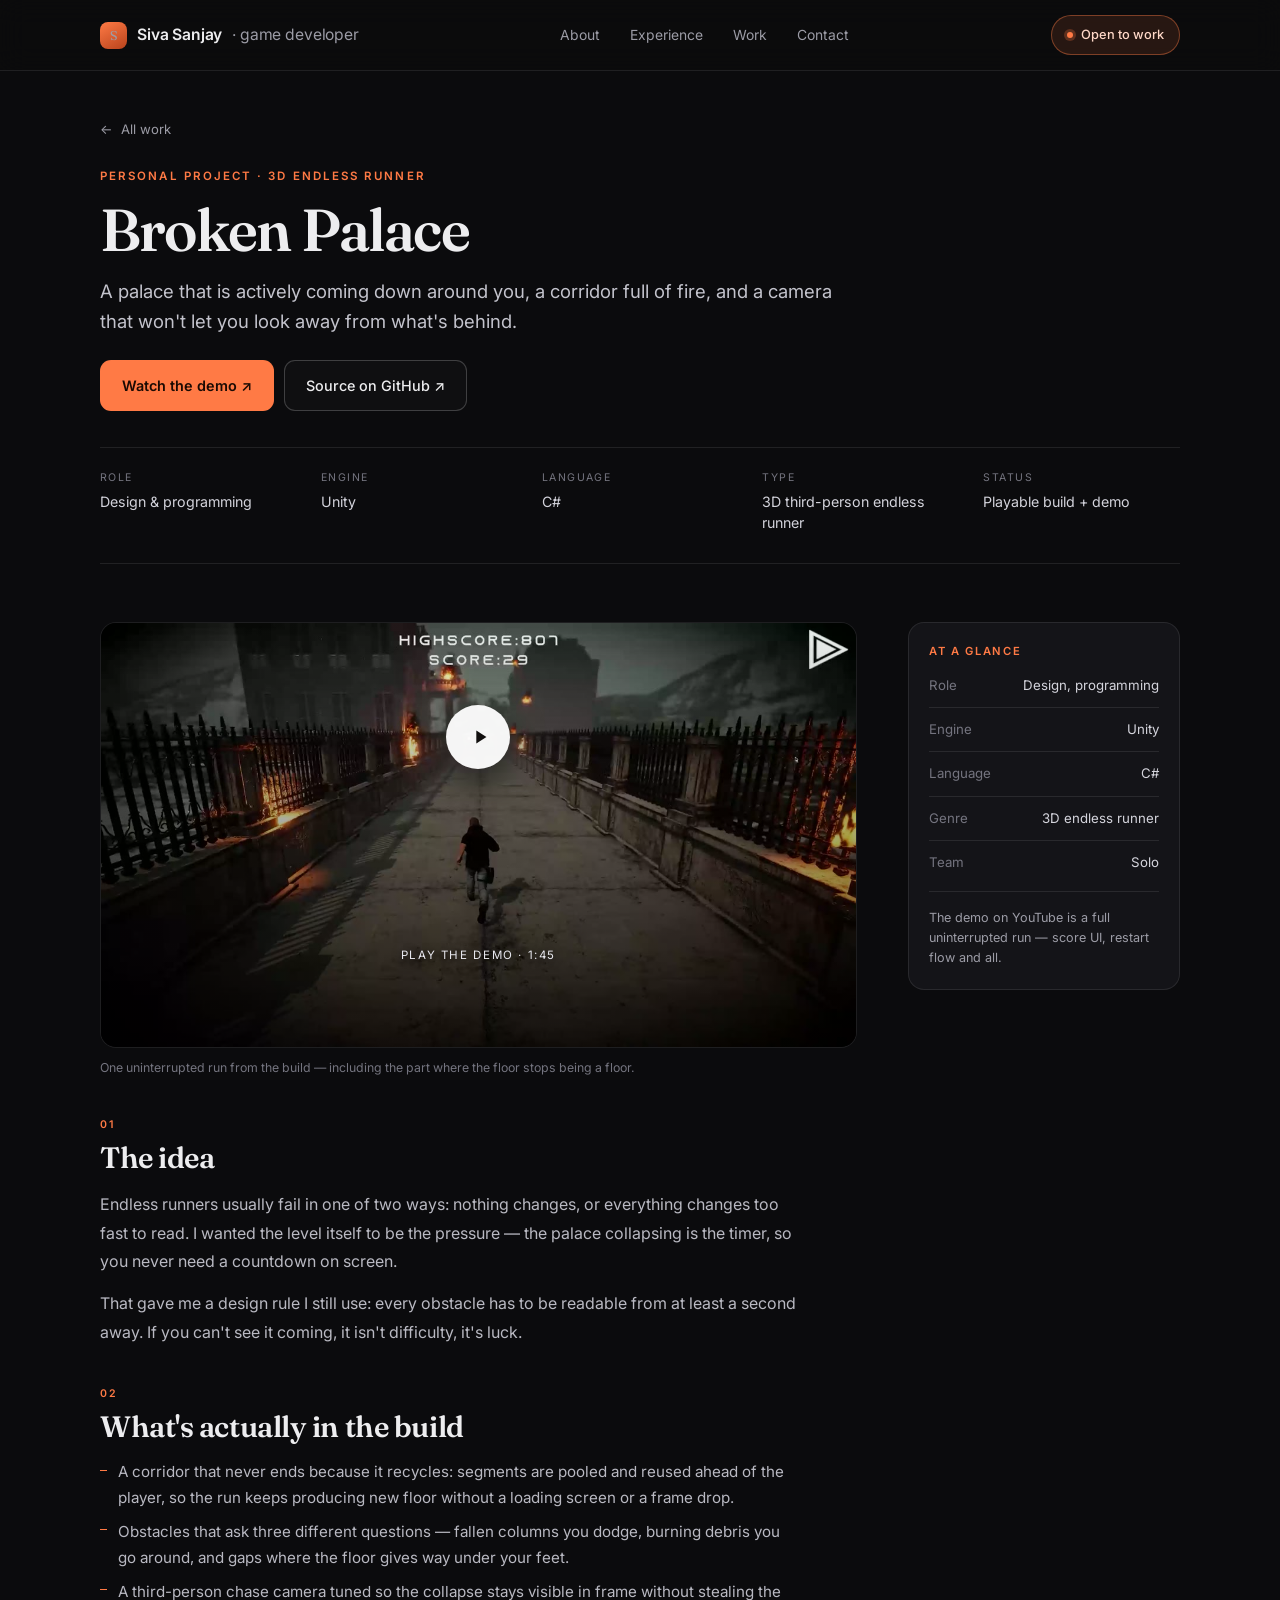
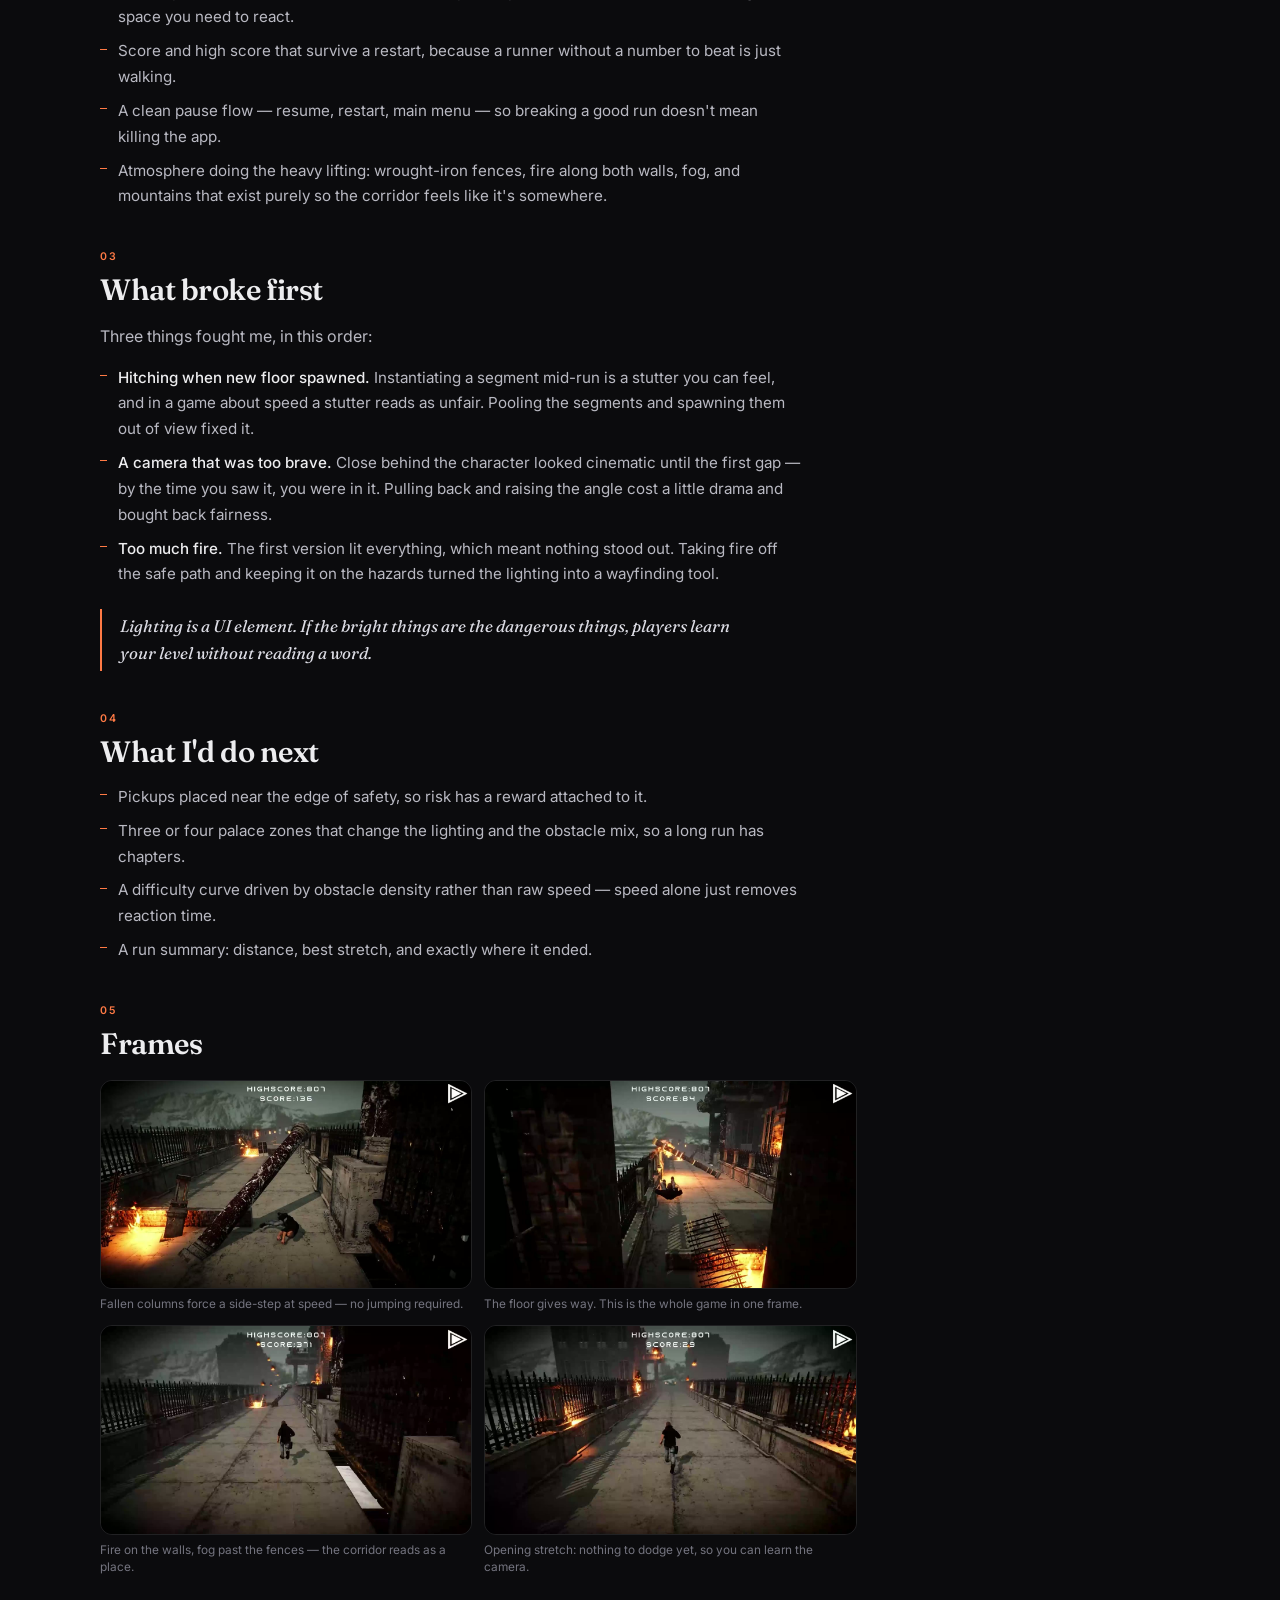
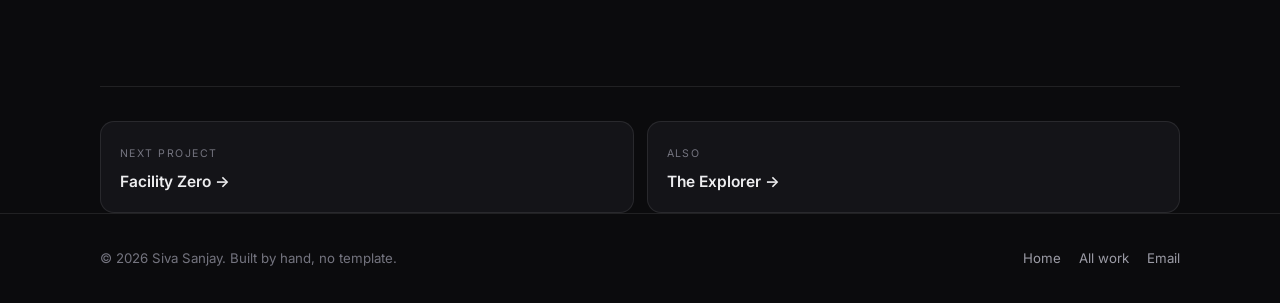
<file: projects/broken-palace/index.html>
<!DOCTYPE html>
<html lang="en">
<head>
  <meta charset="utf-8">
  <meta name="viewport" content="width=device-width, initial-scale=1">
  <meta name="theme-color" content="#0b0b0d">
  <title>Broken Palace — a 3D endless runner built in Unity | Siva Sanjay</title>
  <meta name="description" content="Case study: Broken Palace, a 3D third-person endless runner in Unity and C# — collapsing palace corridors, pooled level segments, and a chase camera that keeps the fear readable.">
  <link rel="canonical" href="https://sivasanjayt.github.io/sivasanjay/projects/broken-palace/">
  <meta property="og:type" content="article">
  <meta property="og:title" content="Broken Palace — a 3D endless runner built in Unity">
  <meta property="og:description" content="A palace that collapses under you while you run. Built in Unity and C#.">
  <meta property="og:image" content="https://sivasanjayt.github.io/sivasanjay/images/posters/broken-palace.jpg">
  <meta name="twitter:card" content="summary_large_image">
  <link rel="icon" href="../../favicon.svg" type="image/svg+xml">
  <link rel="preconnect" href="https://fonts.googleapis.com">
  <link rel="preconnect" href="https://fonts.gstatic.com" crossorigin>
  <link href="https://fonts.googleapis.com/css2?family=Fraunces:ital,opsz,wght@0,9..144,400;0,9..144,600;1,9..144,400&family=Inter:wght@400;500;600&display=swap" rel="stylesheet">
  <link rel="stylesheet" href="../../style.css">
  <link rel="stylesheet" href="../../project.css">
  <noscript><style>[data-reveal]{opacity:1;transform:none}</style></noscript>
</head>
<body>
  <a class="skip-link" href="#main">Skip to content</a>

  <header class="site-header">
    <div class="wrap">
      <nav class="nav" aria-label="Main">
        <a class="brand" href="../../index.html">
          <span class="brand-mark" aria-hidden="true">S</span>
          Siva Sanjay <span>· game developer</span>
        </a>

        <ul class="nav-links" id="nav-links">
          <li><a href="../../index.html#about">About</a></li>
          <li><a href="../../index.html#experience">Experience</a></li>
          <li><a href="../../index.html#work">Work</a></li>
          <li><a href="../../index.html#contact">Contact</a></li>
        </ul>

        <a class="nav-cta" href="mailto:tsivasanjay@gmail.com?subject=Hello%20Siva">
          <span class="dot" aria-hidden="true"></span> Open to work
        </a>

        <button class="nav-toggle" type="button" aria-label="Menu" aria-expanded="false" aria-controls="nav-links">
          <span class="bar" aria-hidden="true"></span>
          <span class="bar" aria-hidden="true"></span>
          <span class="bar" aria-hidden="true"></span>
        </button>
      </nav>
    </div>
  </header>

  <main id="main">
    <div class="wrap">
      <header class="case-hero">
        <a class="back-link" href="../../index.html#work"><span class="arrow" aria-hidden="true">←</span> All work</a>
        <span class="eyebrow">Personal project · 3D endless runner</span>
        <h1 class="case-title">Broken Palace</h1>
        <p class="case-logline">
          A palace that is actively coming down around you, a corridor full of fire, and a camera
          that won't let you look away from what's behind.
        </p>

        <div class="case-actions">
          <a class="btn btn-primary" href="https://www.youtube.com/watch?v=nbySOXS1XUM" target="_blank" rel="noopener">Watch the demo ↗</a>
          <a class="btn btn-ghost" href="https://github.com/SivaSanjayT/3D_Endless_Runner" target="_blank" rel="noopener">Source on GitHub ↗</a>
        </div>

        <dl class="meta-strip">
          <div><dt>Role</dt><dd>Design &amp; programming</dd></div>
          <div><dt>Engine</dt><dd>Unity</dd></div>
          <div><dt>Language</dt><dd>C#</dd></div>
          <div><dt>Type</dt><dd>3D third-person endless runner</dd></div>
          <div><dt>Status</dt><dd>Playable build + demo</dd></div>
        </dl>
      </header>

      <div class="case-body">
        <div class="case-layout">
          <div class="case-main">
            <div class="video-frame" data-video-frame>
              <video preload="none" poster="../../images/posters/broken-palace.jpg" playsinline>
                <source src="../../videos/broken-palace.mp4" type="video/mp4">
              </video>
              <button class="play-button" type="button" aria-label="Play the gameplay demo">
                <span class="disc"><svg viewBox="0 0 24 24" aria-hidden="true"><path d="M8 5v14l11-7z"/></svg></span>
                <span class="label">Play the demo · 1:45</span>
              </button>
            </div>
            <p class="video-caption">
              One uninterrupted run from the build — including the part where the floor stops
              being a floor.
            </p>

            <section class="case-section">
              <h2><span class="num">01</span>The idea</h2>
              <p>
                Endless runners usually fail in one of two ways: nothing changes, or everything
                changes too fast to read. I wanted the level itself to be the pressure — the palace
                collapsing is the timer, so you never need a countdown on screen.
              </p>
              <p>
                That gave me a design rule I still use: every obstacle has to be readable from at
                least a second away. If you can't see it coming, it isn't difficulty, it's luck.
              </p>
            </section>

            <section class="case-section">
              <h2><span class="num">02</span>What's actually in the build</h2>
              <ul>
                <li>A corridor that never ends because it recycles: segments are pooled and reused
                  ahead of the player, so the run keeps producing new floor without a loading
                  screen or a frame drop.</li>
                <li>Obstacles that ask three different questions — fallen columns you dodge, burning
                  debris you go around, and gaps where the floor gives way under your feet.</li>
                <li>A third-person chase camera tuned so the collapse stays visible in frame without
                  stealing the space you need to react.</li>
                <li>Score and high score that survive a restart, because a runner without a number
                  to beat is just walking.</li>
                <li>A clean pause flow — resume, restart, main menu — so breaking a good run doesn't
                  mean killing the app.</li>
                <li>Atmosphere doing the heavy lifting: wrought-iron fences, fire along both walls,
                  fog, and mountains that exist purely so the corridor feels like it's somewhere.</li>
              </ul>
            </section>

            <section class="case-section">
              <h2><span class="num">03</span>What broke first</h2>
              <!-- VERIFY: same deal — replace with your real three if these aren't the ones. -->
              <p>Three things fought me, in this order:</p>
              <ul>
                <li><strong>Hitching when new floor spawned.</strong> Instantiating a segment mid-run
                  is a stutter you can feel, and in a game about speed a stutter reads as unfair.
                  Pooling the segments and spawning them out of view fixed it.</li>
                <li><strong>A camera that was too brave.</strong> Close behind the character looked
                  cinematic until the first gap — by the time you saw it, you were in it. Pulling
                  back and raising the angle cost a little drama and bought back fairness.</li>
                <li><strong>Too much fire.</strong> The first version lit everything, which meant
                  nothing stood out. Taking fire off the safe path and keeping it on the hazards
                  turned the lighting into a wayfinding tool.</li>
              </ul>
              <blockquote class="pull-quote">
                Lighting is a UI element. If the bright things are the dangerous things, players
                learn your level without reading a word.
              </blockquote>
            </section>

            <section class="case-section">
              <h2><span class="num">04</span>What I'd do next</h2>
              <ul>
                <li>Pickups placed near the edge of safety, so risk has a reward attached to it.</li>
                <li>Three or four palace zones that change the lighting and the obstacle mix, so a
                  long run has chapters.</li>
                <li>A difficulty curve driven by obstacle density rather than raw speed — speed alone
                  just removes reaction time.</li>
                <li>A run summary: distance, best stretch, and exactly where it ended.</li>
              </ul>
            </section>

            <section class="case-section">
              <h2><span class="num">05</span>Frames</h2>
              <div class="gallery">
                <figure>
                  <img src="../../images/screenshots/broken-palace-2.jpg" alt="A fallen granite column blocking a palace walkway" loading="lazy" width="1280" height="720">
                  <figcaption>Fallen columns force a side-step at speed — no jumping required.</figcaption>
                </figure>
                <figure>
                  <img src="../../images/screenshots/broken-palace-3.jpg" alt="The walkway collapsing into fire beneath the runner" loading="lazy" width="1280" height="720">
                  <figcaption>The floor gives way. This is the whole game in one frame.</figcaption>
                </figure>
                <figure>
                  <img src="../../images/screenshots/broken-palace-4.jpg" alt="The runner sprinting down a burning corridor with fire on both sides" loading="lazy" width="1280" height="720">
                  <figcaption>Fire on the walls, fog past the fences — the corridor reads as a place.</figcaption>
                </figure>
                <figure>
                  <img src="../../images/posters/broken-palace.jpg" alt="The start of the bridge with wrought-iron fences and fire on both sides" loading="lazy" width="1280" height="720">
                  <figcaption>Opening stretch: nothing to dodge yet, so you can learn the camera.</figcaption>
                </figure>
              </div>
            </section>
          </div>

          <aside class="case-aside">
            <h3>At a glance</h3>
            <dl class="spec-list">
              <div><dt>Role</dt><dd>Design, programming</dd></div>
              <div><dt>Engine</dt><dd>Unity</dd></div>
              <div><dt>Language</dt><dd>C#</dd></div>
              <div><dt>Genre</dt><dd>3D endless runner</dd></div>
              <div><dt>Team</dt><dd>Solo</dd></div>
            </dl>
            <p class="aside-note">
              The demo on YouTube is a full uninterrupted run — score UI, restart flow and all.
            </p>
          </aside>
        </div>
      </div>

      <nav class="next-nav" aria-label="More projects">
        <a class="next-card" href="../facility-zero/index.html"><span class="label">Next project</span><b>Facility Zero →</b></a>
        <a class="next-card" href="../the-explorer/index.html"><span class="label">Also</span><b>The Explorer →</b></a>
      </nav>
    </div>
  </main>

  <footer class="site-footer">
    <div class="wrap footer-inner">
      <p>&copy; <span data-year>2026</span> Siva Sanjay. Built by hand, no template.</p>
      <div class="footer-links">
        <a href="../../index.html">Home</a>
        <a href="../../index.html#work">All work</a>
        <a href="mailto:tsivasanjay@gmail.com">Email</a>
      </div>
    </div>
  </footer>

  <script src="../../script.js"></script>
</body>
</html>
</file>
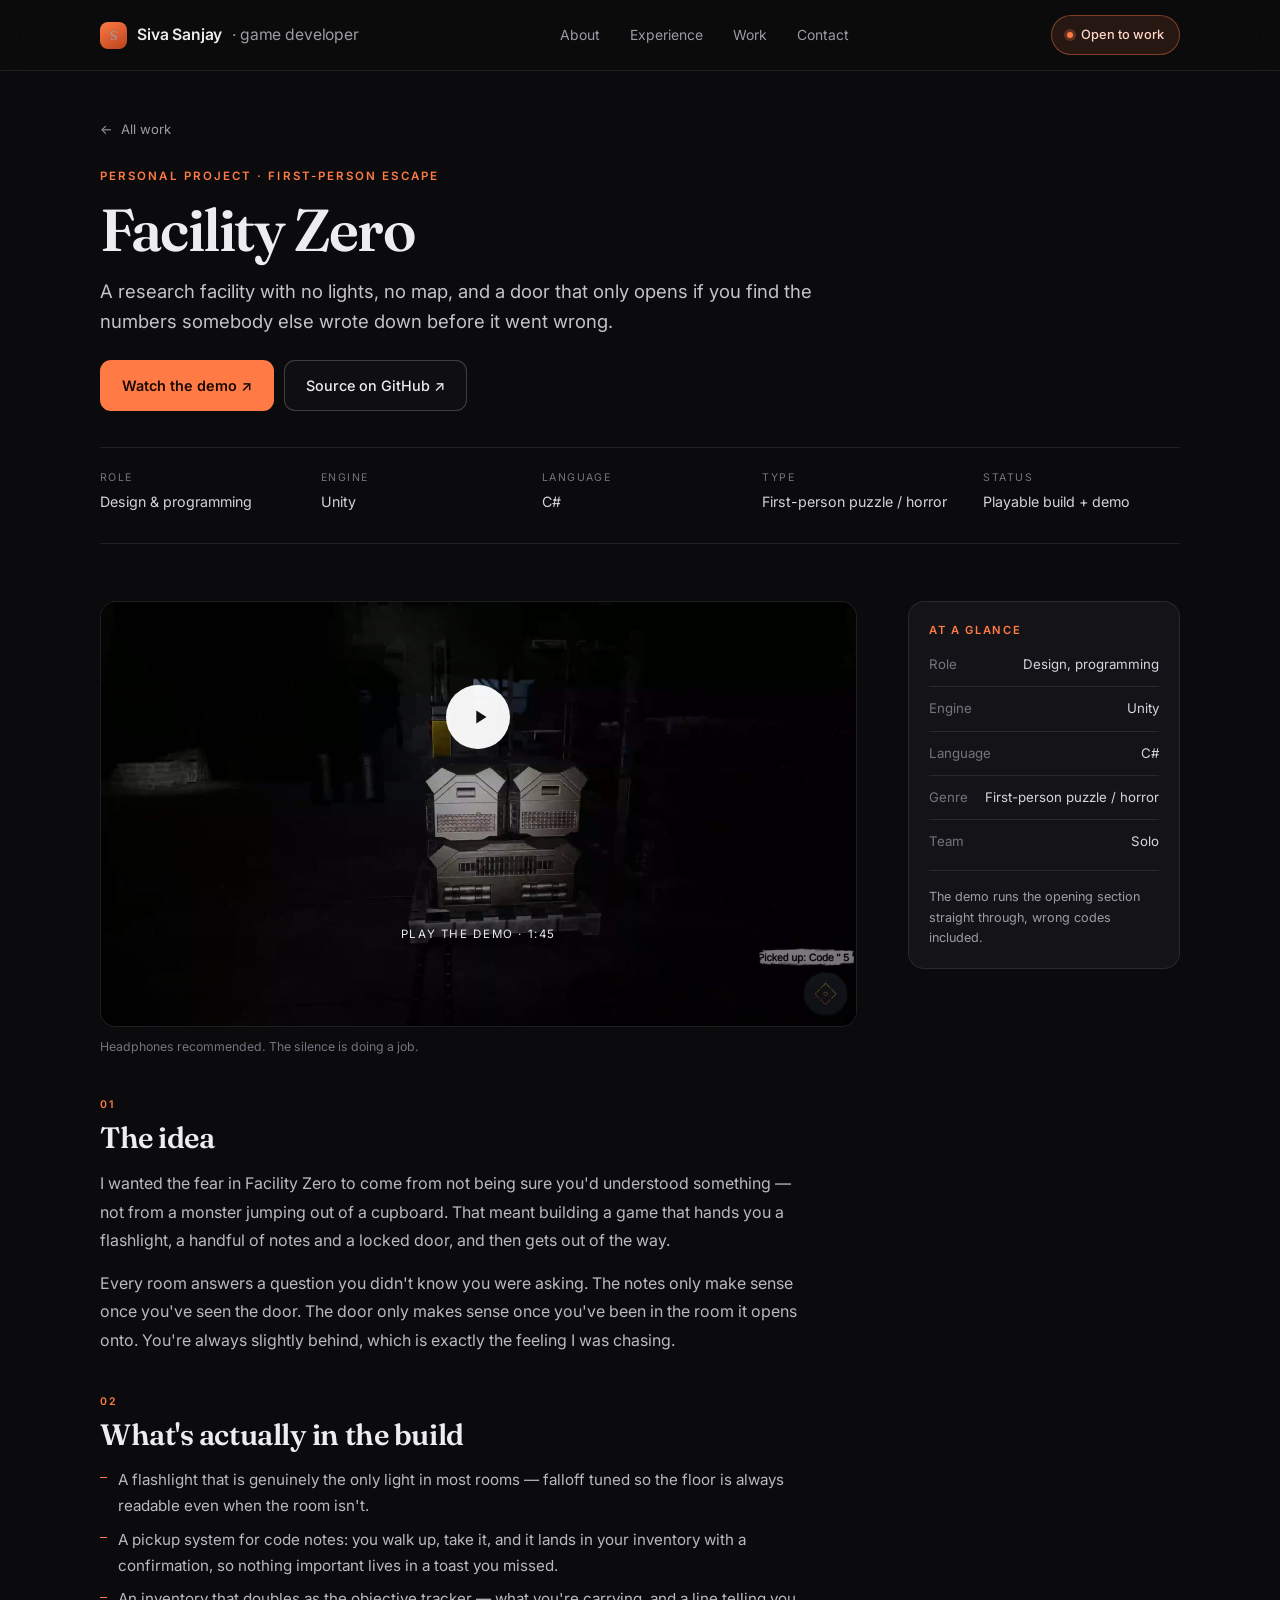
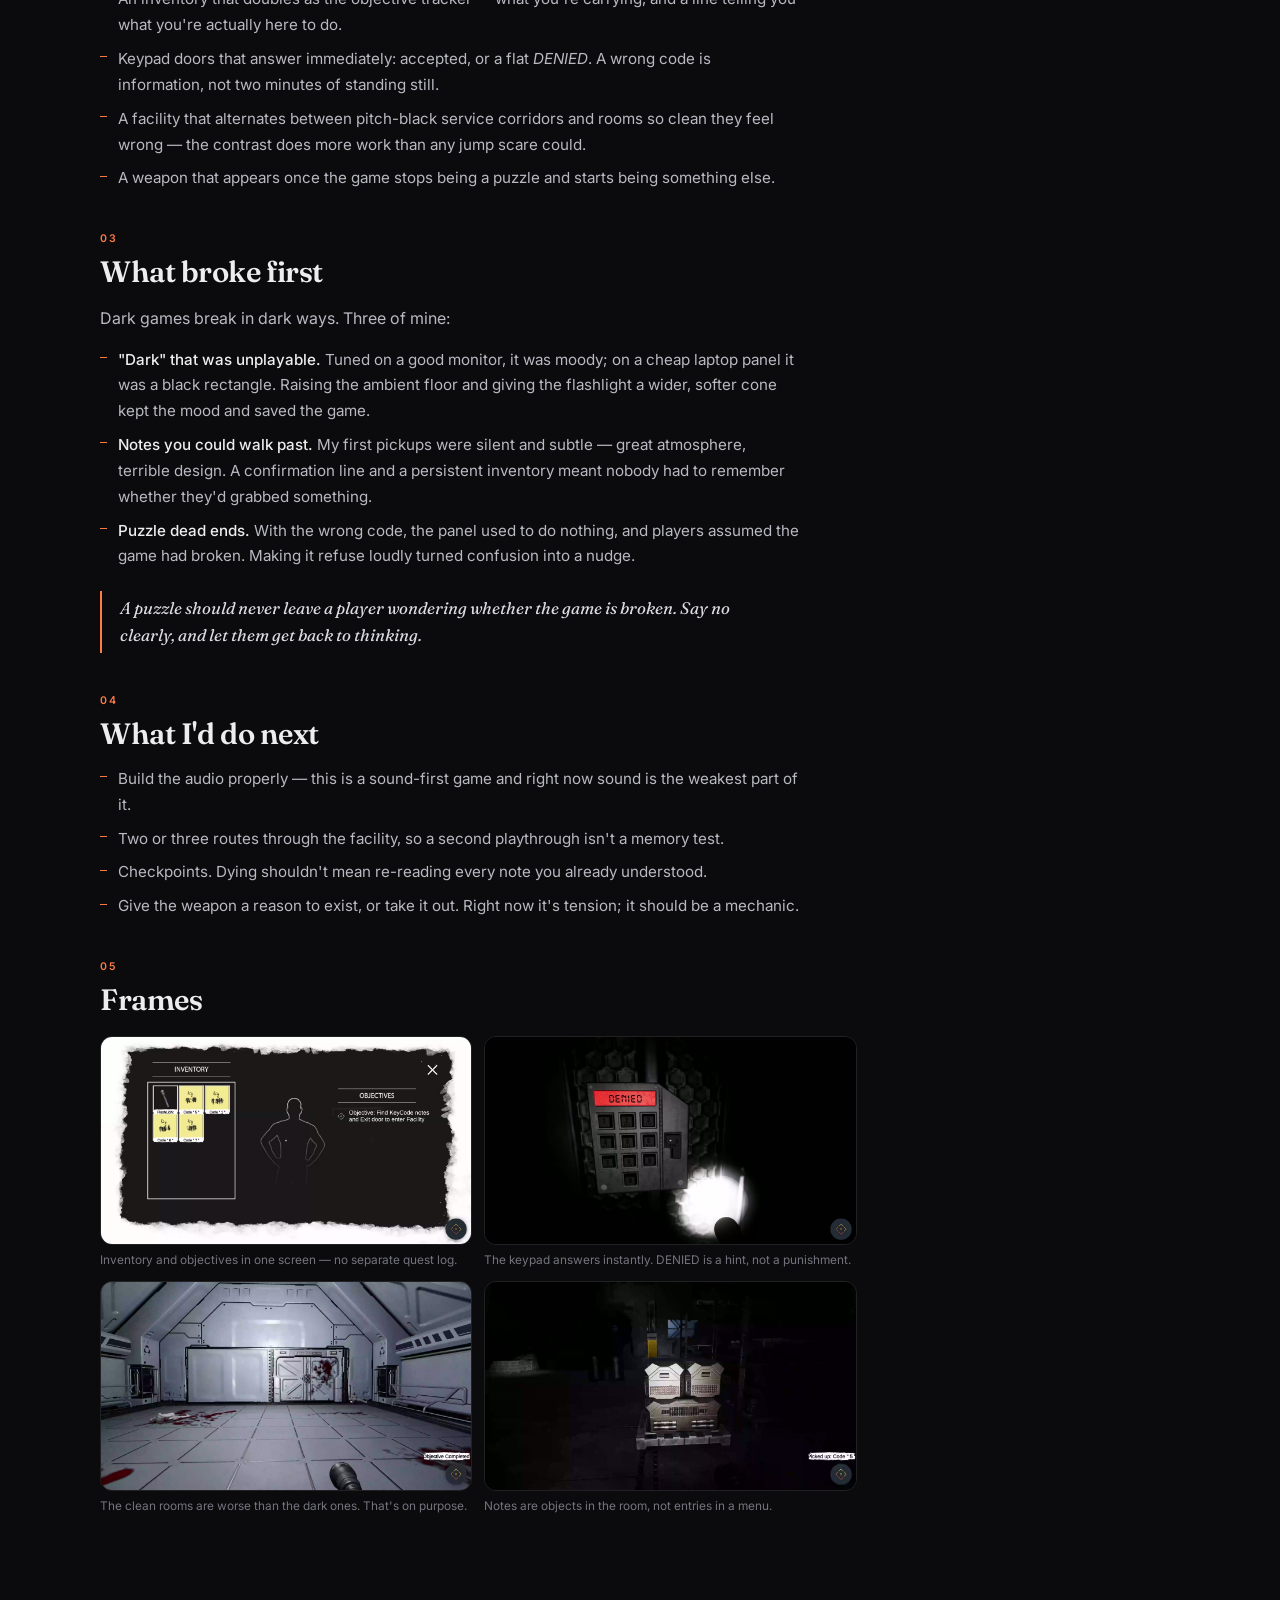
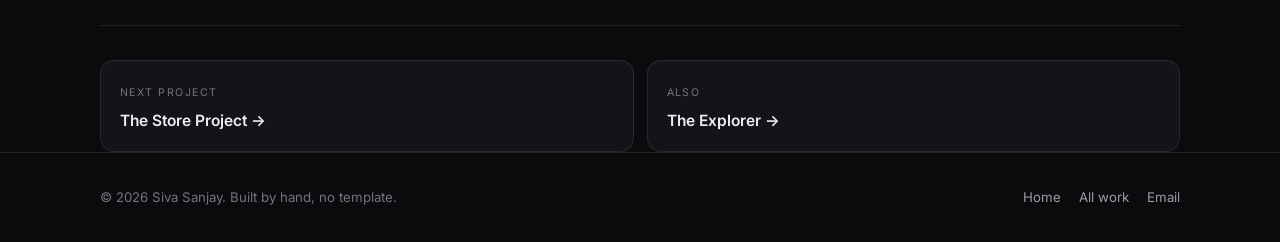
<file: projects/facility-zero/index.html>
<!DOCTYPE html>
<html lang="en">
<head>
  <meta charset="utf-8">
  <meta name="viewport" content="width=device-width, initial-scale=1">
  <meta name="theme-color" content="#0b0b0d">
  <title>Facility Zero — a first-person escape game in Unity | Siva Sanjay</title>
  <meta name="description" content="Case study: Facility Zero, a first-person puzzle-horror escape game in Unity and C# — flashlight lighting, code-note picking, an inventory and objective system, and keypad doors.">
  <link rel="canonical" href="https://sivasanjayt.github.io/sivasanjay/projects/facility-zero/">
  <meta property="og:type" content="article">
  <meta property="og:title" content="Facility Zero — a first-person escape game in Unity">
  <meta property="og:description" content="Find the codes, keep the flashlight on, get out. Built in Unity and C#.">
  <meta property="og:image" content="https://sivasanjayt.github.io/sivasanjay/images/posters/facility-zero.jpg">
  <meta name="twitter:card" content="summary_large_image">
  <link rel="icon" href="../../favicon.svg" type="image/svg+xml">
  <link rel="preconnect" href="https://fonts.googleapis.com">
  <link rel="preconnect" href="https://fonts.gstatic.com" crossorigin>
  <link href="https://fonts.googleapis.com/css2?family=Fraunces:ital,opsz,wght@0,9..144,400;0,9..144,600;1,9..144,400&family=Inter:wght@400;500;600&display=swap" rel="stylesheet">
  <link rel="stylesheet" href="../../style.css">
  <link rel="stylesheet" href="../../project.css">
  <noscript><style>[data-reveal]{opacity:1;transform:none}</style></noscript>
</head>
<body>
  <a class="skip-link" href="#main">Skip to content</a>

  <header class="site-header">
    <div class="wrap">
      <nav class="nav" aria-label="Main">
        <a class="brand" href="../../index.html">
          <span class="brand-mark" aria-hidden="true">S</span>
          Siva Sanjay <span>· game developer</span>
        </a>

        <ul class="nav-links" id="nav-links">
          <li><a href="../../index.html#about">About</a></li>
          <li><a href="../../index.html#experience">Experience</a></li>
          <li><a href="../../index.html#work">Work</a></li>
          <li><a href="../../index.html#contact">Contact</a></li>
        </ul>

        <a class="nav-cta" href="mailto:tsivasanjay@gmail.com?subject=Hello%20Siva">
          <span class="dot" aria-hidden="true"></span> Open to work
        </a>

        <button class="nav-toggle" type="button" aria-label="Menu" aria-expanded="false" aria-controls="nav-links">
          <span class="bar" aria-hidden="true"></span>
          <span class="bar" aria-hidden="true"></span>
          <span class="bar" aria-hidden="true"></span>
        </button>
      </nav>
    </div>
  </header>

  <main id="main">
    <div class="wrap">
      <header class="case-hero">
        <a class="back-link" href="../../index.html#work"><span class="arrow" aria-hidden="true">←</span> All work</a>
        <span class="eyebrow">Personal project · first-person escape</span>
        <h1 class="case-title">Facility Zero</h1>
        <p class="case-logline">
          A research facility with no lights, no map, and a door that only opens if you find the
          numbers somebody else wrote down before it went wrong.
        </p>

        <div class="case-actions">
          <a class="btn btn-primary" href="https://www.youtube.com/watch?v=y6Q-Pk1pF6A" target="_blank" rel="noopener">Watch the demo ↗</a>
          <a class="btn btn-ghost" href="https://github.com/SivaSanjayT/3D_Game" target="_blank" rel="noopener">Source on GitHub ↗</a>
        </div>

        <dl class="meta-strip">
          <div><dt>Role</dt><dd>Design &amp; programming</dd></div>
          <div><dt>Engine</dt><dd>Unity</dd></div>
          <div><dt>Language</dt><dd>C#</dd></div>
          <div><dt>Type</dt><dd>First-person puzzle / horror</dd></div>
          <div><dt>Status</dt><dd>Playable build + demo</dd></div>
        </dl>
      </header>

      <div class="case-body">
        <div class="case-layout">
          <div class="case-main">
            <div class="video-frame" data-video-frame>
              <video preload="none" poster="../../images/posters/facility-zero.jpg" playsinline>
                <source src="../../videos/facility-zero.mp4" type="video/mp4">
              </video>
              <button class="play-button" type="button" aria-label="Play the gameplay demo">
                <span class="disc"><svg viewBox="0 0 24 24" aria-hidden="true"><path d="M8 5v14l11-7z"/></svg></span>
                <span class="label">Play the demo · 1:45</span>
              </button>
            </div>
            <p class="video-caption">
              Headphones recommended. The silence is doing a job.
            </p>

            <section class="case-section">
              <h2><span class="num">01</span>The idea</h2>
              <p>
                I wanted the fear in Facility Zero to come from not being sure you'd understood
                something — not from a monster jumping out of a cupboard. That meant building a
                game that hands you a flashlight, a handful of notes and a locked door, and then
                gets out of the way.
              </p>
              <p>
                Every room answers a question you didn't know you were asking. The notes only make
                sense once you've seen the door. The door only makes sense once you've been in the
                room it opens onto. You're always slightly behind, which is exactly the feeling I
                was chasing.
              </p>
            </section>

            <section class="case-section">
              <h2><span class="num">02</span>What's actually in the build</h2>
              <ul>
                <li>A flashlight that is genuinely the only light in most rooms — falloff tuned so
                  the floor is always readable even when the room isn't.</li>
                <li>A pickup system for code notes: you walk up, take it, and it lands in your
                  inventory with a confirmation, so nothing important lives in a toast you missed.</li>
                <li>An inventory that doubles as the objective tracker — what you're carrying, and a
                  line telling you what you're actually here to do.</li>
                <li>Keypad doors that answer immediately: accepted, or a flat <em>DENIED</em>. A wrong
                  code is information, not two minutes of standing still.</li>
                <li>A facility that alternates between pitch-black service corridors and rooms so
                  clean they feel wrong — the contrast does more work than any jump scare could.</li>
                <li>A weapon that appears once the game stops being a puzzle and starts being
                  something else.</li>
              </ul>
            </section>

            <section class="case-section">
              <h2><span class="num">03</span>What broke first</h2>
              <!-- VERIFY: adjust to the real problems if these aren't accurate. -->
              <p>Dark games break in dark ways. Three of mine:</p>
              <ul>
                <li><strong>"Dark" that was unplayable.</strong> Tuned on a good monitor, it was
                  moody; on a cheap laptop panel it was a black rectangle. Raising the ambient floor
                  and giving the flashlight a wider, softer cone kept the mood and saved the game.</li>
                <li><strong>Notes you could walk past.</strong> My first pickups were silent and
                  subtle — great atmosphere, terrible design. A confirmation line and a persistent
                  inventory meant nobody had to remember whether they'd grabbed something.</li>
                <li><strong>Puzzle dead ends.</strong> With the wrong code, the panel used to do
                  nothing, and players assumed the game had broken. Making it refuse loudly turned
                  confusion into a nudge.</li>
              </ul>
              <blockquote class="pull-quote">
                A puzzle should never leave a player wondering whether the game is broken. Say no
                clearly, and let them get back to thinking.
              </blockquote>
            </section>

            <section class="case-section">
              <h2><span class="num">04</span>What I'd do next</h2>
              <ul>
                <li>Build the audio properly — this is a sound-first game and right now sound is the
                  weakest part of it.</li>
                <li>Two or three routes through the facility, so a second playthrough isn't a memory
                  test.</li>
                <li>Checkpoints. Dying shouldn't mean re-reading every note you already understood.</li>
                <li>Give the weapon a reason to exist, or take it out. Right now it's tension; it
                  should be a mechanic.</li>
              </ul>
            </section>

            <section class="case-section">
              <h2><span class="num">05</span>Frames</h2>
              <div class="gallery">
                <figure>
                  <img src="../../images/screenshots/facility-zero-2.jpg" alt="Inventory screen showing a flashlight and collected code notes, with an objectives panel" loading="lazy" width="1280" height="720">
                  <figcaption>Inventory and objectives in one screen — no separate quest log.</figcaption>
                </figure>
                <figure>
                  <img src="../../images/screenshots/facility-zero-3.jpg" alt="A wall keypad reading DENIED, lit by a flashlight" loading="lazy" width="1280" height="720">
                  <figcaption>The keypad answers instantly. DENIED is a hint, not a punishment.</figcaption>
                </figure>
                <figure>
                  <img src="../../images/screenshots/facility-zero-4.jpg" alt="A spotless white room with blood on the floor and a sealed bulkhead door" loading="lazy" width="1280" height="720">
                  <figcaption>The clean rooms are worse than the dark ones. That's on purpose.</figcaption>
                </figure>
                <figure>
                  <img src="../../images/posters/facility-zero.jpg" alt="Crates and pallets with code notes resting on them in a dark storage area" loading="lazy" width="1280" height="720">
                  <figcaption>Notes are objects in the room, not entries in a menu.</figcaption>
                </figure>
              </div>
            </section>
          </div>

          <aside class="case-aside">
            <h3>At a glance</h3>
            <dl class="spec-list">
              <div><dt>Role</dt><dd>Design, programming</dd></div>
              <div><dt>Engine</dt><dd>Unity</dd></div>
              <div><dt>Language</dt><dd>C#</dd></div>
              <div><dt>Genre</dt><dd>First-person puzzle / horror</dd></div>
              <div><dt>Team</dt><dd>Solo</dd></div>
            </dl>
            <p class="aside-note">
              The demo runs the opening section straight through, wrong codes included.
            </p>
          </aside>
        </div>
      </div>

      <nav class="next-nav" aria-label="More projects">
        <a class="next-card" href="../store-project/index.html"><span class="label">Next project</span><b>The Store Project →</b></a>
        <a class="next-card" href="../the-explorer/index.html"><span class="label">Also</span><b>The Explorer →</b></a>
      </nav>
    </div>
  </main>

  <footer class="site-footer">
    <div class="wrap footer-inner">
      <p>&copy; <span data-year>2026</span> Siva Sanjay. Built by hand, no template.</p>
      <div class="footer-links">
        <a href="../../index.html">Home</a>
        <a href="../../index.html#work">All work</a>
        <a href="mailto:tsivasanjay@gmail.com">Email</a>
      </div>
    </div>
  </footer>

  <script src="../../script.js"></script>
</body>
</html>
</file>
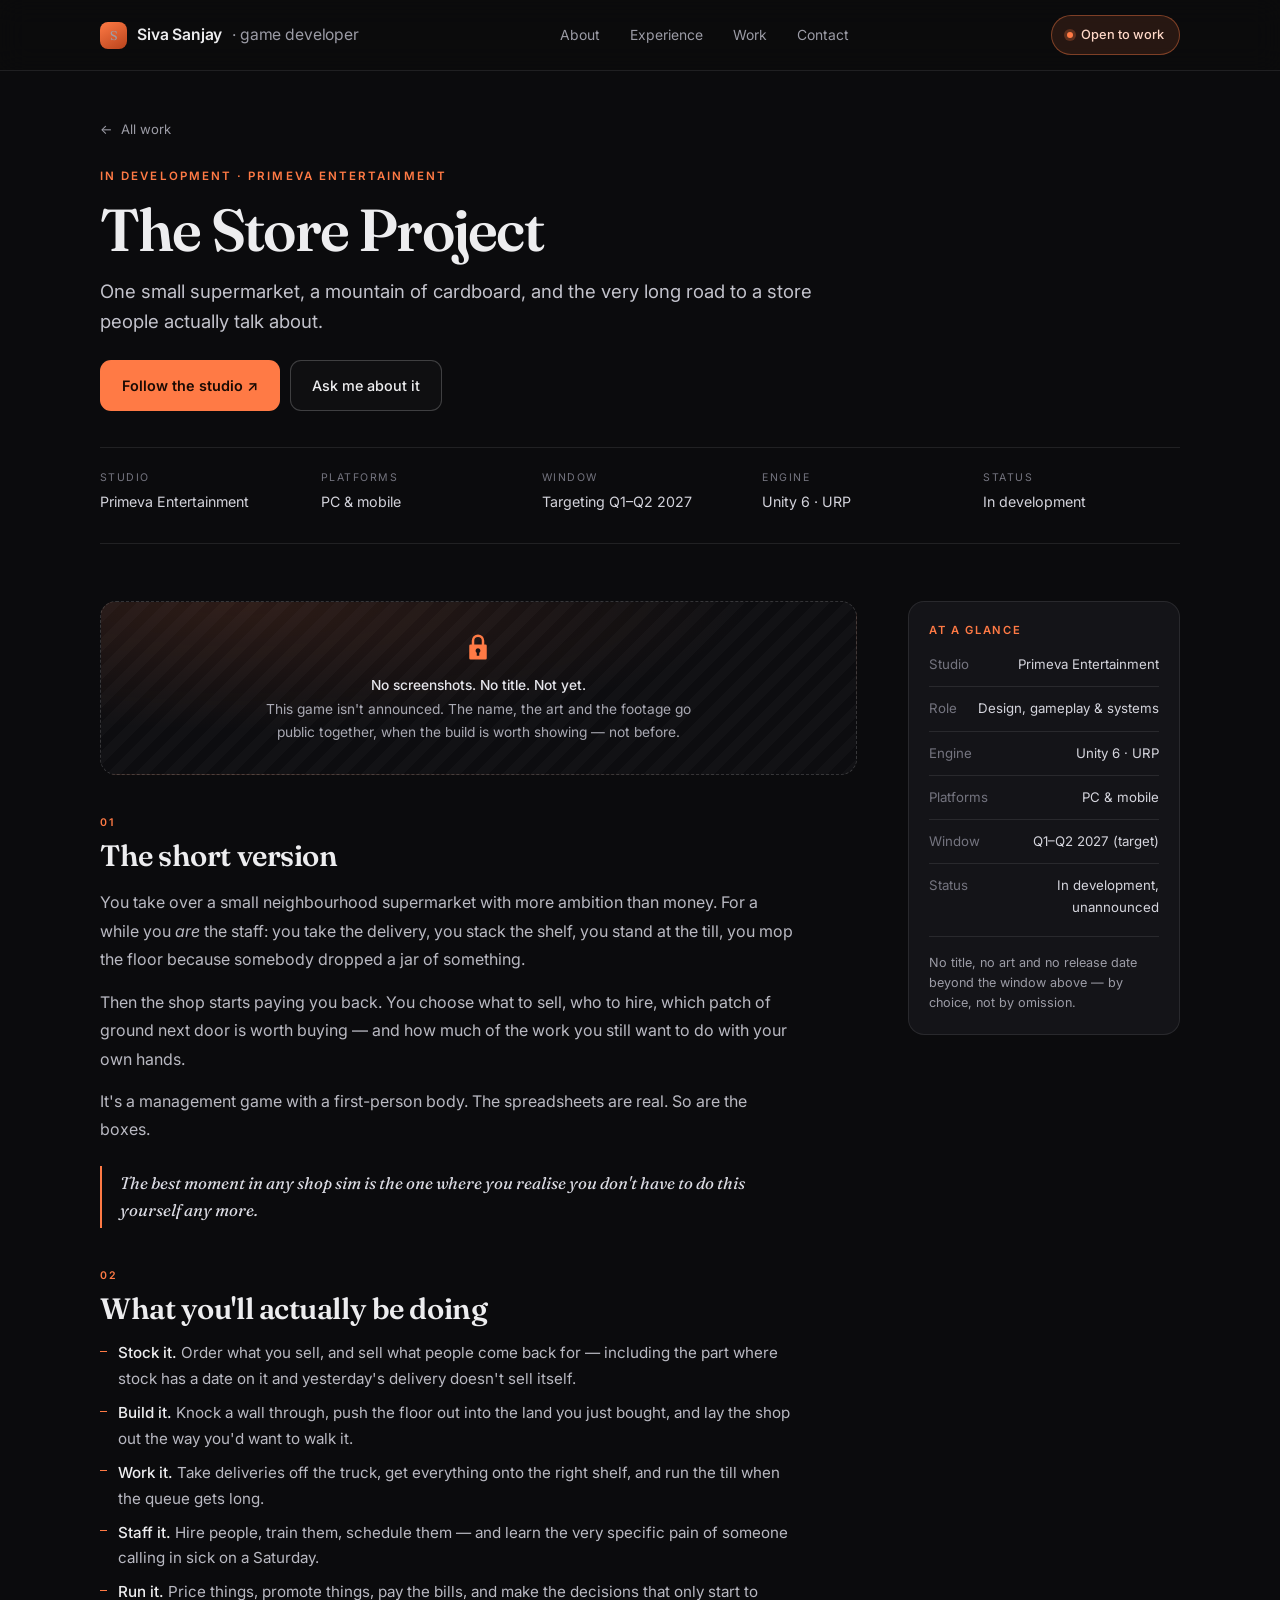
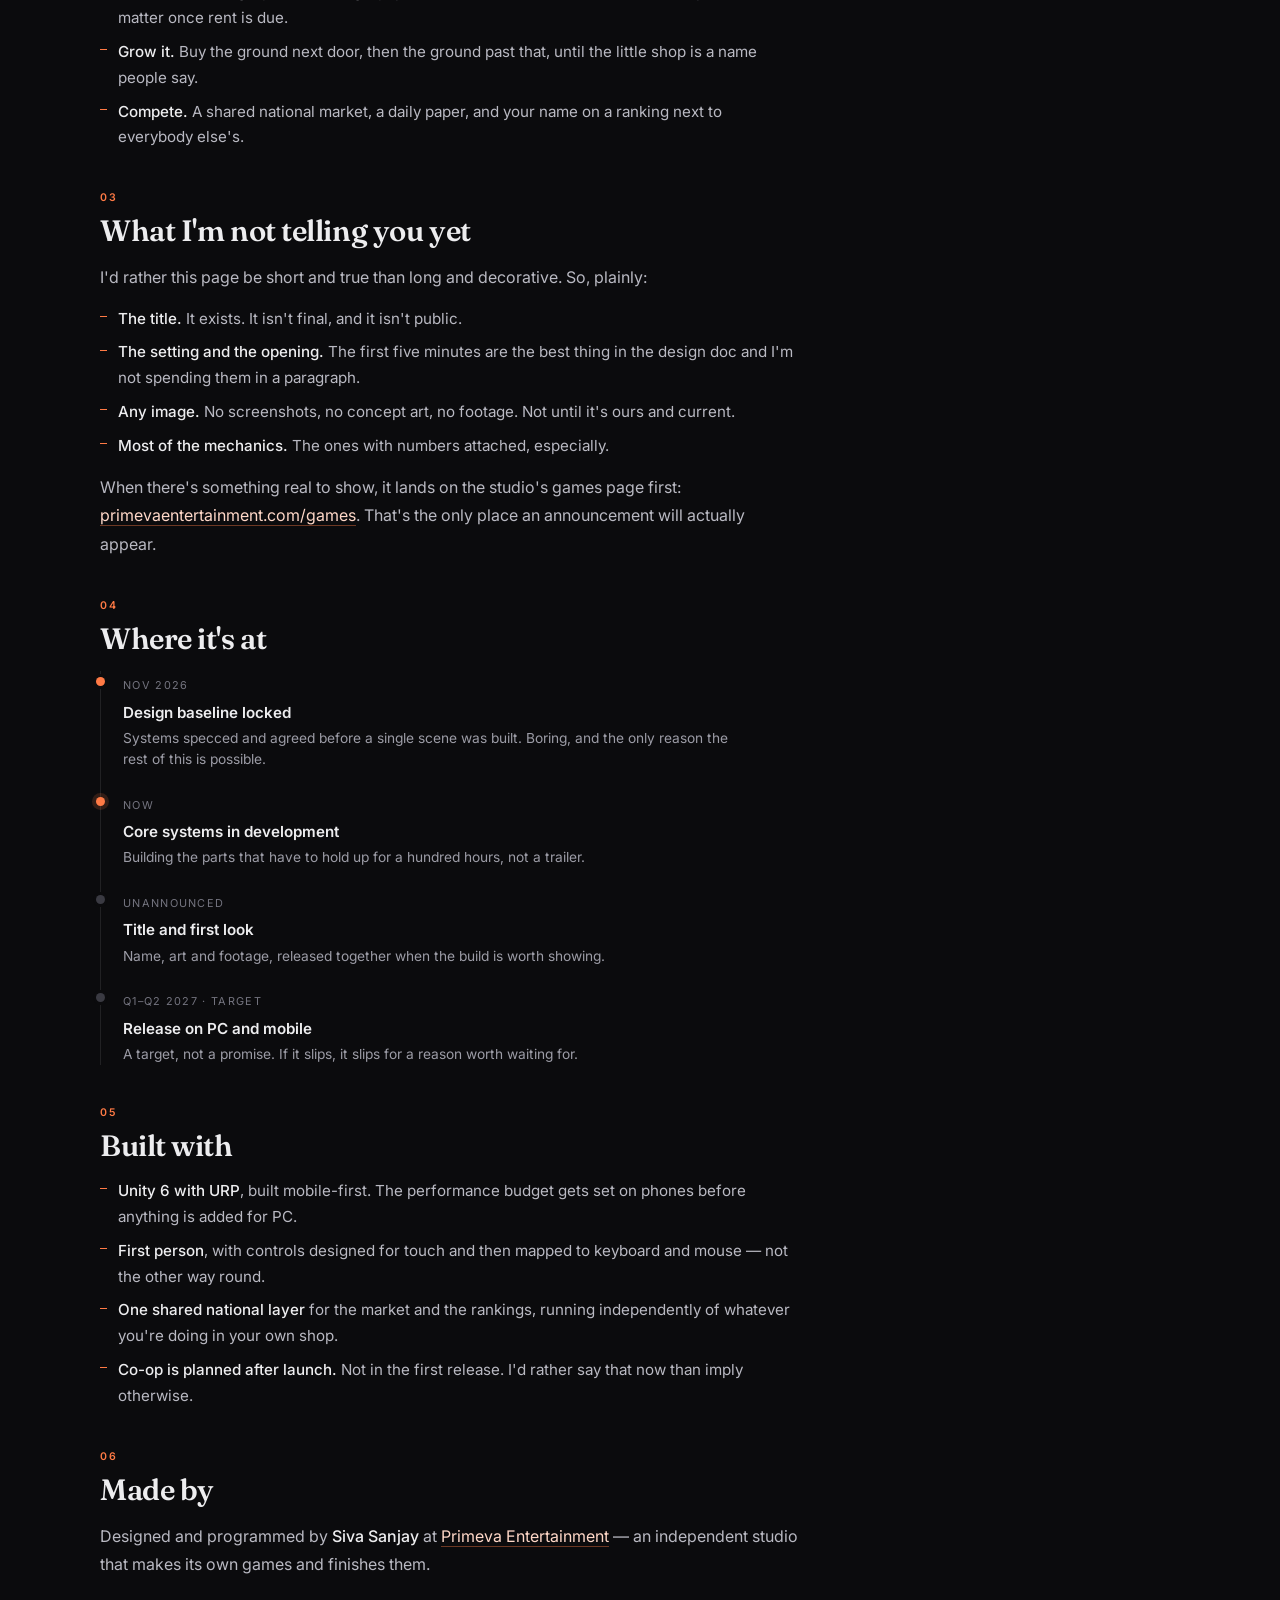
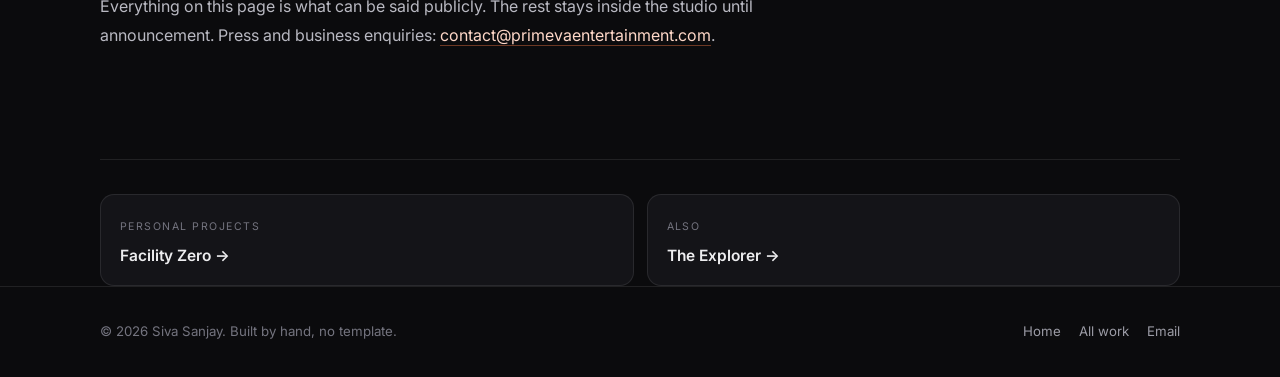
<file: projects/store-project/index.html>
<!DOCTYPE html>
<html lang="en">
<head>
  <meta charset="utf-8">
  <meta name="viewport" content="width=device-width, initial-scale=1">
  <meta name="theme-color" content="#0b0b0d">
  <title>The Store Project — a retail sim in development | Siva Sanjay</title>
  <meta name="description" content="An unannounced supermarket and retail simulation in development at Primeva Entertainment. First-person, PC and mobile, targeting Q1–Q2 2027.">
  <link rel="canonical" href="https://sivasanjayt.github.io/sivasanjay/projects/store-project/">
  <meta property="og:type" content="article">
  <meta property="og:title" content="The Store Project — a retail sim in development">
  <meta property="og:description" content="One small shop and the very long road to a store people talk about. PC and mobile, targeting Q1–Q2 2027.">
  <meta name="twitter:card" content="summary">
  <link rel="icon" href="../../favicon.svg" type="image/svg+xml">
  <link rel="preconnect" href="https://fonts.googleapis.com">
  <link rel="preconnect" href="https://fonts.gstatic.com" crossorigin>
  <link href="https://fonts.googleapis.com/css2?family=Fraunces:ital,opsz,wght@0,9..144,400;0,9..144,600;1,9..144,400&family=Inter:wght@400;500;600&display=swap" rel="stylesheet">
  <link rel="stylesheet" href="../../style.css">
  <link rel="stylesheet" href="../../project.css">
  <noscript><style>[data-reveal]{opacity:1;transform:none}</style></noscript>
</head>
<body>
  <a class="skip-link" href="#main">Skip to content</a>

  <header class="site-header">
    <div class="wrap">
      <nav class="nav" aria-label="Main">
        <a class="brand" href="../../index.html">
          <span class="brand-mark" aria-hidden="true">S</span>
          Siva Sanjay <span>· game developer</span>
        </a>

        <ul class="nav-links" id="nav-links">
          <li><a href="../../index.html#about">About</a></li>
          <li><a href="../../index.html#experience">Experience</a></li>
          <li><a href="../../index.html#work">Work</a></li>
          <li><a href="../../index.html#contact">Contact</a></li>
        </ul>

        <a class="nav-cta" href="mailto:tsivasanjay@gmail.com?subject=Hello%20Siva">
          <span class="dot" aria-hidden="true"></span> Open to work
        </a>

        <button class="nav-toggle" type="button" aria-label="Menu" aria-expanded="false" aria-controls="nav-links">
          <span class="bar" aria-hidden="true"></span>
          <span class="bar" aria-hidden="true"></span>
          <span class="bar" aria-hidden="true"></span>
        </button>
      </nav>
    </div>
  </header>

  <main id="main">
    <div class="wrap">
      <header class="case-hero">
        <a class="back-link" href="../../index.html#work"><span class="arrow" aria-hidden="true">←</span> All work</a>
        <span class="eyebrow">In development · Primeva Entertainment</span>
        <h1 class="case-title">The Store Project</h1>
        <p class="case-logline">
          One small supermarket, a mountain of cardboard, and the very long road to a store people
          actually talk about.
        </p>

        <div class="case-actions">
          <a class="btn btn-primary" href="https://primevaentertainment.com/games" target="_blank" rel="noopener">Follow the studio ↗</a>
          <a class="btn btn-ghost" href="mailto:tsivasanjay@gmail.com?subject=The%20Store%20Project">Ask me about it</a>
        </div>

        <dl class="meta-strip">
          <div><dt>Studio</dt><dd>Primeva Entertainment</dd></div>
          <div><dt>Platforms</dt><dd>PC &amp; mobile</dd></div>
          <div><dt>Window</dt><dd>Targeting Q1–Q2 2027</dd></div>
          <div><dt>Engine</dt><dd>Unity 6 · URP</dd></div>
          <div><dt>Status</dt><dd>In development</dd></div>
        </dl>
      </header>

      <div class="case-body">
        <div class="case-layout">
          <div class="case-main">
            <div class="teaser-panel">
              <svg class="lock" viewBox="0 0 24 24" aria-hidden="true"><path d="M12 2a5 5 0 0 0-5 5v3H6a1 1 0 0 0-1 1v10a1 1 0 0 0 1 1h12a1 1 0 0 0 1-1V11a1 1 0 0 0-1-1h-1V7a5 5 0 0 0-5-5zm0 2a3 3 0 0 1 3 3v3H9V7a3 3 0 0 1 3-3zm0 9a2 2 0 0 1 1 3.7V19h-2v-2.3A2 2 0 0 1 12 13z"/></svg>
              <p>
                <strong>No screenshots. No title. Not yet.</strong><br>
                This game isn't announced. The name, the art and the footage go public together,
                when the build is worth showing — not before.
              </p>
            </div>

            <section class="case-section">
              <h2><span class="num">01</span>The short version</h2>
              <p>
                You take over a small neighbourhood supermarket with more ambition than money. For
                a while you <em>are</em> the staff: you take the delivery, you stack the shelf, you
                stand at the till, you mop the floor because somebody dropped a jar of something.
              </p>
              <p>
                Then the shop starts paying you back. You choose what to sell, who to hire, which
                patch of ground next door is worth buying — and how much of the work you still want
                to do with your own hands.
              </p>
              <p>
                It's a management game with a first-person body. The spreadsheets are real. So are
                the boxes.
              </p>
              <blockquote class="pull-quote">
                The best moment in any shop sim is the one where you realise you don't have to do
                this yourself any more.
              </blockquote>
            </section>

            <section class="case-section">
              <h2><span class="num">02</span>What you'll actually be doing</h2>
              <ul>
                <li><strong>Stock it.</strong> Order what you sell, and sell what people come back
                  for — including the part where stock has a date on it and yesterday's delivery
                  doesn't sell itself.</li>
                <li><strong>Build it.</strong> Knock a wall through, push the floor out into the land
                  you just bought, and lay the shop out the way you'd want to walk it.</li>
                <li><strong>Work it.</strong> Take deliveries off the truck, get everything onto the
                  right shelf, and run the till when the queue gets long.</li>
                <li><strong>Staff it.</strong> Hire people, train them, schedule them — and learn the
                  very specific pain of someone calling in sick on a Saturday.</li>
                <li><strong>Run it.</strong> Price things, promote things, pay the bills, and make the
                  decisions that only start to matter once rent is due.</li>
                <li><strong>Grow it.</strong> Buy the ground next door, then the ground past that,
                  until the little shop is a name people say.</li>
                <li><strong>Compete.</strong> A shared national market, a daily paper, and your name
                  on a ranking next to everybody else's.</li>
              </ul>
            </section>

            <section class="case-section">
              <h2><span class="num">03</span>What I'm not telling you yet</h2>
              <p>
                I'd rather this page be short and true than long and decorative. So, plainly:
              </p>
              <ul>
                <li><strong>The title.</strong> It exists. It isn't final, and it isn't public.</li>
                <li><strong>The setting and the opening.</strong> The first five minutes are the best
                  thing in the design doc and I'm not spending them in a paragraph.</li>
                <li><strong>Any image.</strong> No screenshots, no concept art, no footage. Not until
                  it's ours and current.</li>
                <li><strong>Most of the mechanics.</strong> The ones with numbers attached, especially.</li>
              </ul>
              <p>
                When there's something real to show, it lands on the studio's games page first:
                <a href="https://primevaentertainment.com/games" target="_blank" rel="noopener">primevaentertainment.com/games</a>.
                That's the only place an announcement will actually appear.
              </p>
            </section>

            <section class="case-section">
              <h2><span class="num">04</span>Where it's at</h2>
              <div class="status-rail">
                <div class="status-step done">
                  <span class="when">Nov 2026</span>
                  <h3>Design baseline locked</h3>
                  <p>Systems specced and agreed before a single scene was built. Boring, and the
                    only reason the rest of this is possible.</p>
                </div>
                <div class="status-step current">
                  <span class="when">Now</span>
                  <h3>Core systems in development</h3>
                  <p>Building the parts that have to hold up for a hundred hours, not a trailer.</p>
                </div>
                <div class="status-step">
                  <span class="when">Unannounced</span>
                  <h3>Title and first look</h3>
                  <p>Name, art and footage, released together when the build is worth showing.</p>
                </div>
                <div class="status-step">
                  <span class="when">Q1–Q2 2027 · target</span>
                  <h3>Release on PC and mobile</h3>
                  <p>A target, not a promise. If it slips, it slips for a reason worth waiting for.</p>
                </div>
              </div>
            </section>

            <section class="case-section">
              <h2><span class="num">05</span>Built with</h2>
              <ul>
                <li><strong>Unity 6 with URP</strong>, built mobile-first. The performance budget gets
                  set on phones before anything is added for PC.</li>
                <li><strong>First person</strong>, with controls designed for touch and then mapped to
                  keyboard and mouse — not the other way round.</li>
                <li><strong>One shared national layer</strong> for the market and the rankings, running
                  independently of whatever you're doing in your own shop.</li>
                <li><strong>Co-op is planned after launch.</strong> Not in the first release. I'd
                  rather say that now than imply otherwise.</li>
              </ul>
            </section>

            <section class="case-section">
              <h2><span class="num">06</span>Made by</h2>
              <p>
                Designed and programmed by <strong>Siva Sanjay</strong> at
                <a href="https://primevaentertainment.com" target="_blank" rel="noopener">Primeva Entertainment</a> —
                an independent studio that makes its own games and finishes them.
              </p>
              <p>
                Everything on this page is what can be said publicly. The rest stays inside the
                studio until announcement. Press and business enquiries:
                <a href="mailto:contact@primevaentertainment.com">contact@primevaentertainment.com</a>.
              </p>
            </section>
          </div>

          <aside class="case-aside">
            <h3>At a glance</h3>
            <dl class="spec-list">
              <div><dt>Studio</dt><dd>Primeva Entertainment</dd></div>
              <div><dt>Role</dt><dd>Design, gameplay &amp; systems</dd></div>
              <div><dt>Engine</dt><dd>Unity 6 · URP</dd></div>
              <div><dt>Platforms</dt><dd>PC &amp; mobile</dd></div>
              <div><dt>Window</dt><dd>Q1–Q2 2027 (target)</dd></div>
              <div><dt>Status</dt><dd>In development, unannounced</dd></div>
            </dl>
            <p class="aside-note">
              No title, no art and no release date beyond the window above — by choice, not by
              omission.
            </p>
          </aside>
        </div>
      </div>

      <nav class="next-nav" aria-label="More work">
        <a class="next-card" href="../facility-zero/index.html"><span class="label">Personal projects</span><b>Facility Zero →</b></a>
        <a class="next-card" href="../the-explorer/index.html"><span class="label">Also</span><b>The Explorer →</b></a>
      </nav>
    </div>
  </main>

  <footer class="site-footer">
    <div class="wrap footer-inner">
      <p>&copy; <span data-year>2026</span> Siva Sanjay. Built by hand, no template.</p>
      <div class="footer-links">
        <a href="../../index.html">Home</a>
        <a href="../../index.html#work">All work</a>
        <a href="mailto:tsivasanjay@gmail.com">Email</a>
      </div>
    </div>
  </footer>

  <script src="../../script.js"></script>
</body>
</html>
</file>
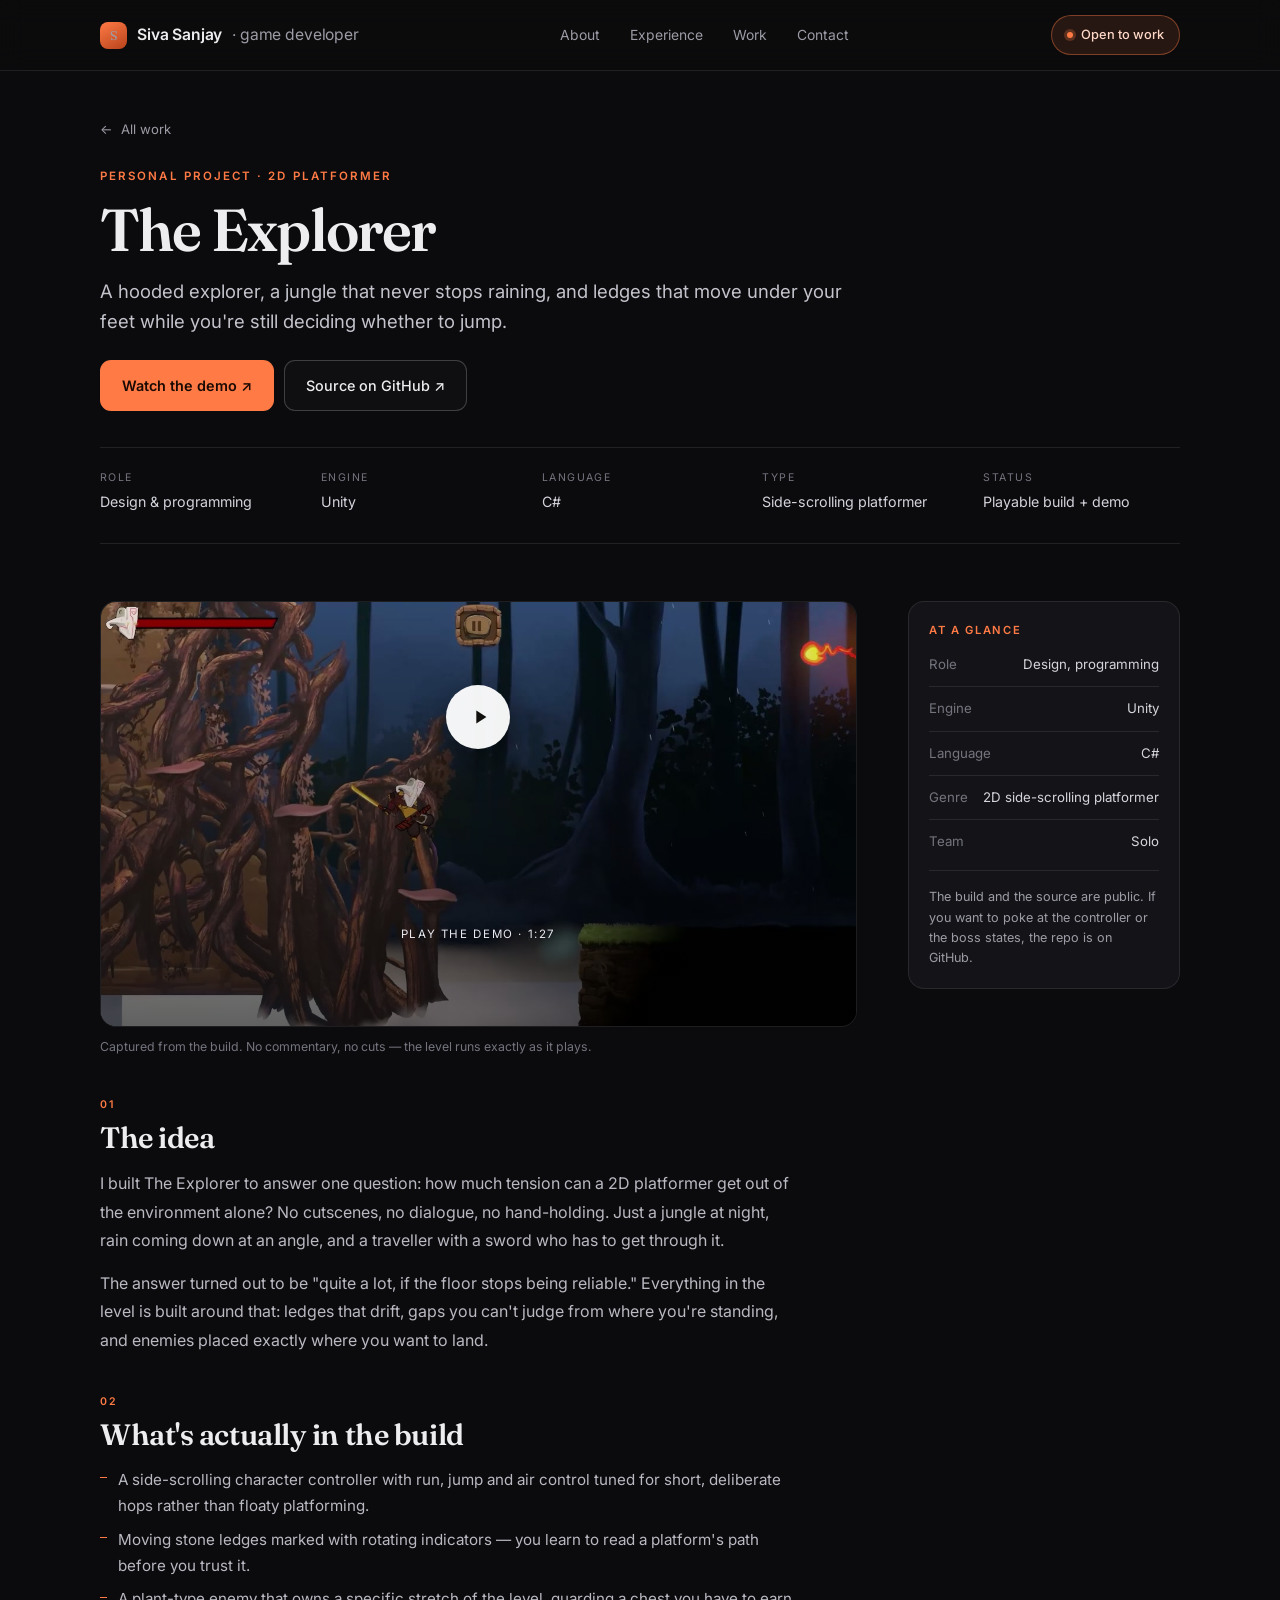
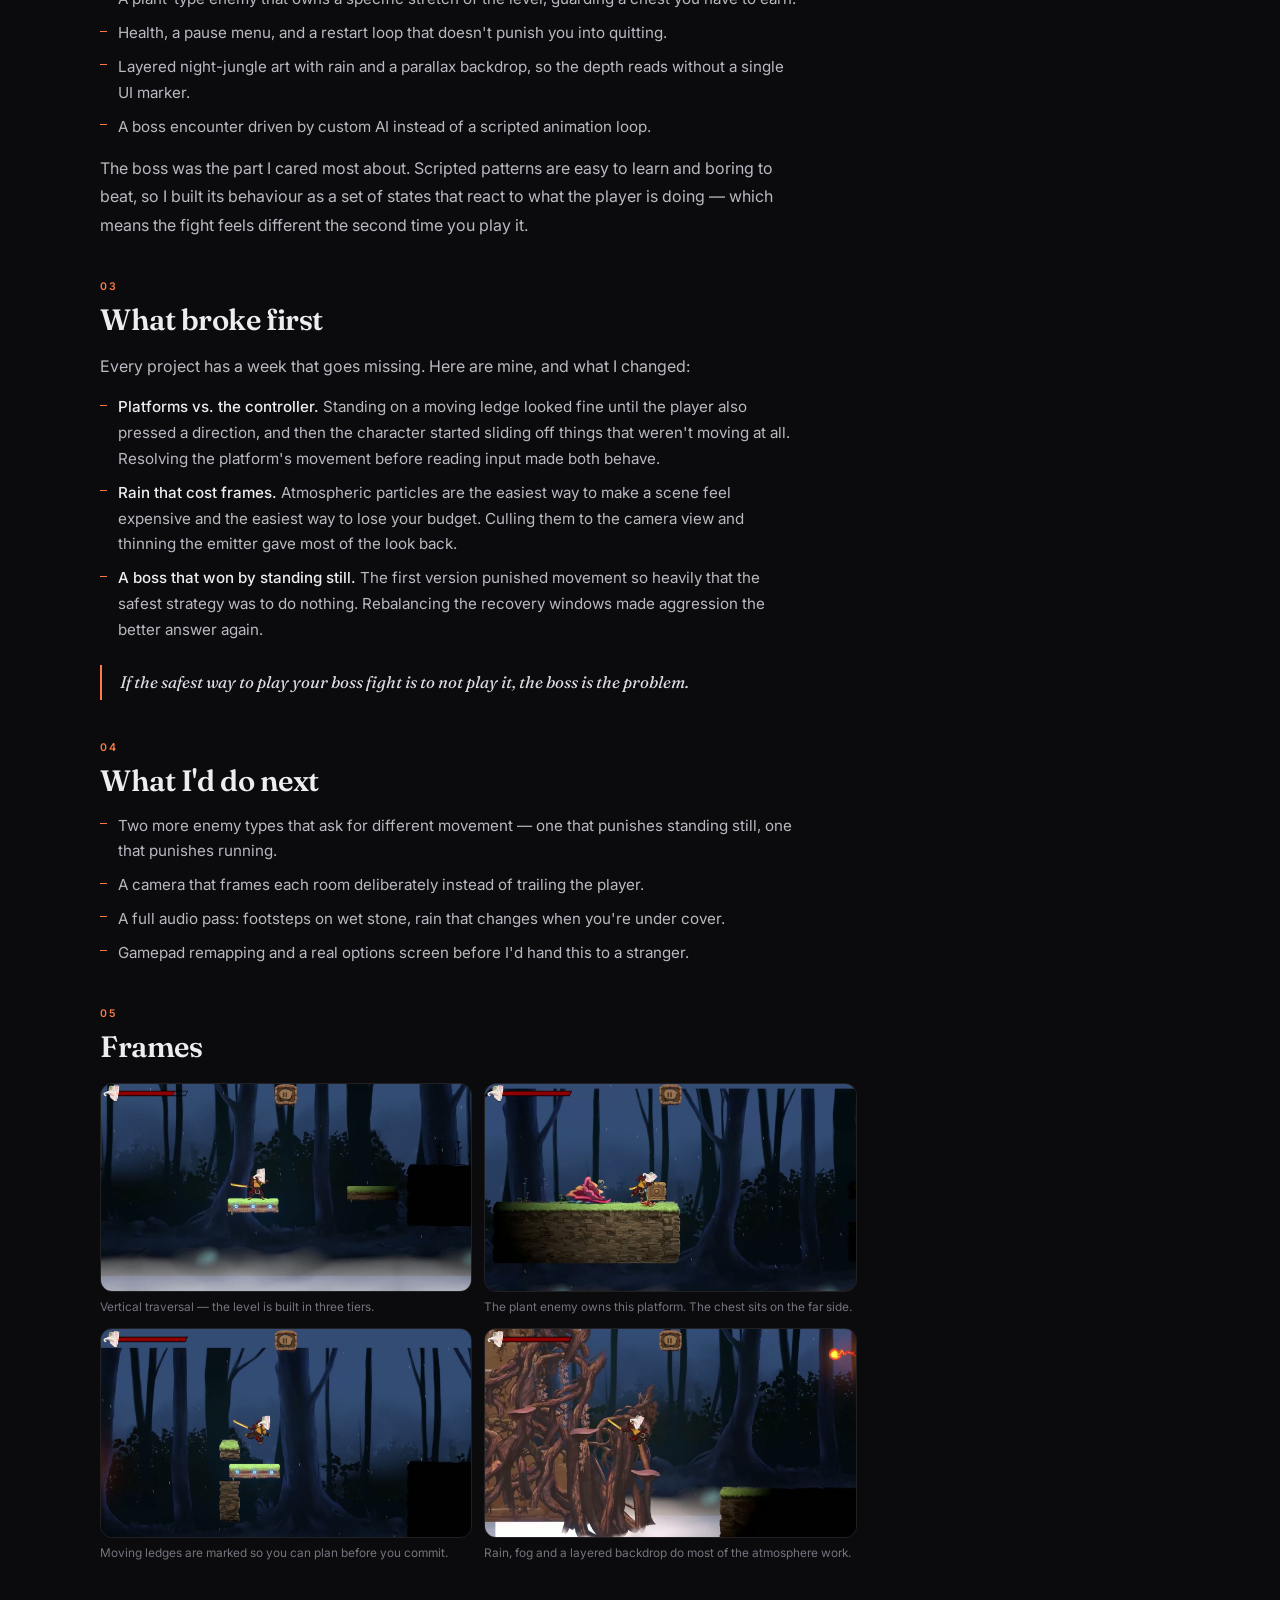
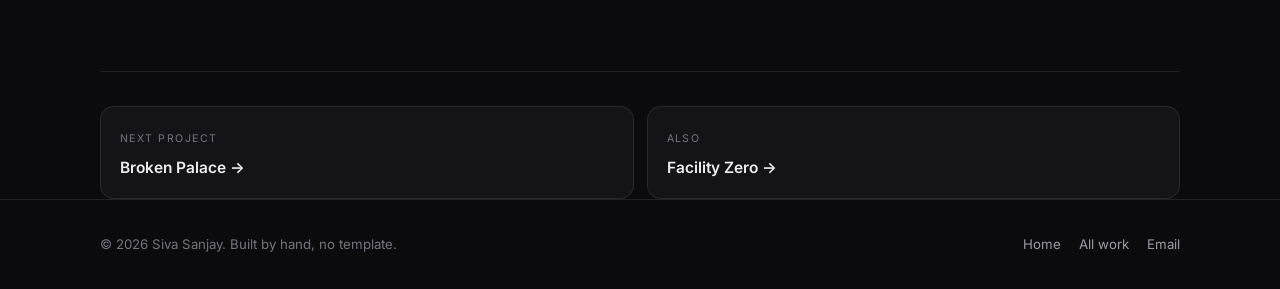
<file: projects/the-explorer/index.html>
<!DOCTYPE html>
<html lang="en">
<head>
  <meta charset="utf-8">
  <meta name="viewport" content="width=device-width, initial-scale=1">
  <meta name="theme-color" content="#0b0b0d">
  <title>The Explorer — a 2D platformer built in Unity | Siva Sanjay</title>
  <meta name="description" content="Case study: The Explorer, a 2D side-scrolling platformer built in Unity and C# — night-jungle level design, moving platforms, a plant enemy, and a custom boss AI.">
  <link rel="canonical" href="https://sivasanjayt.github.io/sivasanjay/projects/the-explorer/">
  <meta property="og:type" content="article">
  <meta property="og:title" content="The Explorer — a 2D platformer built in Unity">
  <meta property="og:description" content="Night-jungle level design, moving platforms, and a boss that punishes the obvious move.">
  <meta property="og:image" content="https://sivasanjayt.github.io/sivasanjay/images/posters/the-explorer.jpg">
  <meta name="twitter:card" content="summary_large_image">
  <link rel="icon" href="../../favicon.svg" type="image/svg+xml">
  <link rel="preconnect" href="https://fonts.googleapis.com">
  <link rel="preconnect" href="https://fonts.gstatic.com" crossorigin>
  <link href="https://fonts.googleapis.com/css2?family=Fraunces:ital,opsz,wght@0,9..144,400;0,9..144,600;1,9..144,400&family=Inter:wght@400;500;600&display=swap" rel="stylesheet">
  <link rel="stylesheet" href="../../style.css">
  <link rel="stylesheet" href="../../project.css">
  <noscript><style>[data-reveal]{opacity:1;transform:none}</style></noscript>
</head>
<body>
  <a class="skip-link" href="#main">Skip to content</a>

  <header class="site-header">
    <div class="wrap">
      <nav class="nav" aria-label="Main">
        <a class="brand" href="../../index.html">
          <span class="brand-mark" aria-hidden="true">S</span>
          Siva Sanjay <span>· game developer</span>
        </a>

        <ul class="nav-links" id="nav-links">
          <li><a href="../../index.html#about">About</a></li>
          <li><a href="../../index.html#experience">Experience</a></li>
          <li><a href="../../index.html#work">Work</a></li>
          <li><a href="../../index.html#contact">Contact</a></li>
        </ul>

        <a class="nav-cta" href="mailto:tsivasanjay@gmail.com?subject=Hello%20Siva">
          <span class="dot" aria-hidden="true"></span> Open to work
        </a>

        <button class="nav-toggle" type="button" aria-label="Menu" aria-expanded="false" aria-controls="nav-links">
          <span class="bar" aria-hidden="true"></span>
          <span class="bar" aria-hidden="true"></span>
          <span class="bar" aria-hidden="true"></span>
        </button>
      </nav>
    </div>
  </header>

  <main id="main">
    <div class="wrap">
      <header class="case-hero">
        <a class="back-link" href="../../index.html#work"><span class="arrow" aria-hidden="true">←</span> All work</a>
        <span class="eyebrow">Personal project · 2D platformer</span>
        <h1 class="case-title">The Explorer</h1>
        <p class="case-logline">
          A hooded explorer, a jungle that never stops raining, and ledges that move under your
          feet while you're still deciding whether to jump.
        </p>

        <div class="case-actions">
          <a class="btn btn-primary" href="https://youtu.be/54uTe1ITH50" target="_blank" rel="noopener">Watch the demo ↗</a>
          <a class="btn btn-ghost" href="https://github.com/SivaSanjayT/2D_Game" target="_blank" rel="noopener">Source on GitHub ↗</a>
        </div>

        <dl class="meta-strip">
          <div><dt>Role</dt><dd>Design &amp; programming</dd></div>
          <div><dt>Engine</dt><dd>Unity</dd></div>
          <div><dt>Language</dt><dd>C#</dd></div>
          <div><dt>Type</dt><dd>Side-scrolling platformer</dd></div>
          <div><dt>Status</dt><dd>Playable build + demo</dd></div>
        </dl>
      </header>

      <div class="case-body">
        <div class="case-layout">
          <div class="case-main">
            <div class="video-frame" data-video-frame>
              <video preload="none" poster="../../images/posters/the-explorer.jpg" playsinline>
                <source src="../../videos/the-explorer.mp4" type="video/mp4">
              </video>
              <button class="play-button" type="button" aria-label="Play the gameplay demo">
                <span class="disc"><svg viewBox="0 0 24 24" aria-hidden="true"><path d="M8 5v14l11-7z"/></svg></span>
                <span class="label">Play the demo · 1:27</span>
              </button>
            </div>
            <p class="video-caption">
              Captured from the build. No commentary, no cuts — the level runs exactly as it plays.
            </p>

            <section class="case-section">
              <h2><span class="num">01</span>The idea</h2>
              <p>
                I built The Explorer to answer one question: how much tension can a 2D platformer
                get out of the environment alone? No cutscenes, no dialogue, no hand-holding. Just
                a jungle at night, rain coming down at an angle, and a traveller with a sword who
                has to get through it.
              </p>
              <p>
                The answer turned out to be "quite a lot, if the floor stops being reliable."
                Everything in the level is built around that: ledges that drift, gaps you can't
                judge from where you're standing, and enemies placed exactly where you want to
                land.
              </p>
            </section>

            <section class="case-section">
              <h2><span class="num">02</span>What's actually in the build</h2>
              <ul>
                <li>A side-scrolling character controller with run, jump and air control tuned for
                  short, deliberate hops rather than floaty platforming.</li>
                <li>Moving stone ledges marked with rotating indicators — you learn to read a
                  platform's path before you trust it.</li>
                <li>A plant-type enemy that owns a specific stretch of the level, guarding a chest
                  you have to earn.</li>
                <li>Health, a pause menu, and a restart loop that doesn't punish you into quitting.</li>
                <li>Layered night-jungle art with rain and a parallax backdrop, so the depth reads
                  without a single UI marker.</li>
                <li>A boss encounter driven by custom AI instead of a scripted animation loop.</li>
              </ul>
              <!-- VERIFY: if the boss encounter works differently, tell me and I'll rewrite the next paragraph. -->
              <p>
                The boss was the part I cared most about. Scripted patterns are easy to learn and
                boring to beat, so I built its behaviour as a set of states that react to what the
                player is doing — which means the fight feels different the second time you play it.
              </p>
            </section>

            <section class="case-section">
              <h2><span class="num">03</span>What broke first</h2>
              <!-- VERIFY: swap these for the real three if they differ — your version will always be better than mine. -->
              <p>Every project has a week that goes missing. Here are mine, and what I changed:</p>
              <ul>
                <li><strong>Platforms vs. the controller.</strong> Standing on a moving ledge looked
                  fine until the player also pressed a direction, and then the character started
                  sliding off things that weren't moving at all. Resolving the platform's movement
                  before reading input made both behave.</li>
                <li><strong>Rain that cost frames.</strong> Atmospheric particles are the easiest way
                  to make a scene feel expensive and the easiest way to lose your budget. Culling
                  them to the camera view and thinning the emitter gave most of the look back.</li>
                <li><strong>A boss that won by standing still.</strong> The first version punished
                  movement so heavily that the safest strategy was to do nothing. Rebalancing the
                  recovery windows made aggression the better answer again.</li>
              </ul>
              <blockquote class="pull-quote">
                If the safest way to play your boss fight is to not play it, the boss is the problem.
              </blockquote>
            </section>

            <section class="case-section">
              <h2><span class="num">04</span>What I'd do next</h2>
              <ul>
                <li>Two more enemy types that ask for different movement — one that punishes standing
                  still, one that punishes running.</li>
                <li>A camera that frames each room deliberately instead of trailing the player.</li>
                <li>A full audio pass: footsteps on wet stone, rain that changes when you're under
                  cover.</li>
                <li>Gamepad remapping and a real options screen before I'd hand this to a stranger.</li>
              </ul>
            </section>

            <section class="case-section">
              <h2><span class="num">05</span>Frames</h2>
              <div class="gallery">
                <figure>
                  <img src="../../images/screenshots/the-explorer-2.jpg" alt="The explorer mid-jump between stone ledges in a dark jungle" loading="lazy" width="1280" height="720">
                  <figcaption>Vertical traversal — the level is built in three tiers.</figcaption>
                </figure>
                <figure>
                  <img src="../../images/screenshots/the-explorer-3.jpg" alt="A pink plant enemy beside a treasure chest on a stone platform" loading="lazy" width="1280" height="720">
                  <figcaption>The plant enemy owns this platform. The chest sits on the far side.</figcaption>
                </figure>
                <figure>
                  <img src="../../images/screenshots/the-explorer-4.jpg" alt="Moving platforms with rotation indicators beside a tree trunk" loading="lazy" width="1280" height="720">
                  <figcaption>Moving ledges are marked so you can plan before you commit.</figcaption>
                </figure>
                <figure>
                  <img src="../../images/posters/the-explorer.jpg" alt="Mushroom-like platforms over a ravine at night in the rain" loading="lazy" width="1280" height="720">
                  <figcaption>Rain, fog and a layered backdrop do most of the atmosphere work.</figcaption>
                </figure>
              </div>
            </section>
          </div>

          <aside class="case-aside">
            <h3>At a glance</h3>
            <dl class="spec-list">
              <div><dt>Role</dt><dd>Design, programming</dd></div>
              <div><dt>Engine</dt><dd>Unity</dd></div>
              <div><dt>Language</dt><dd>C#</dd></div>
              <div><dt>Genre</dt><dd>2D side-scrolling platformer</dd></div>
              <div><dt>Team</dt><dd>Solo</dd></div>
            </dl>
            <p class="aside-note">
              The build and the source are public. If you want to poke at the controller or the
              boss states, the repo is on GitHub.
            </p>
          </aside>
        </div>
      </div>

      <nav class="next-nav" aria-label="More projects">
        <a class="next-card" href="../broken-palace/index.html"><span class="label">Next project</span><b>Broken Palace →</b></a>
        <a class="next-card" href="../facility-zero/index.html"><span class="label">Also</span><b>Facility Zero →</b></a>
      </nav>
    </div>
  </main>

  <footer class="site-footer">
    <div class="wrap footer-inner">
      <p>&copy; <span data-year>2026</span> Siva Sanjay. Built by hand, no template.</p>
      <div class="footer-links">
        <a href="../../index.html">Home</a>
        <a href="../../index.html#work">All work</a>
        <a href="mailto:tsivasanjay@gmail.com">Email</a>
      </div>
    </div>
  </footer>

  <script src="../../script.js"></script>
</body>
</html>
</file>
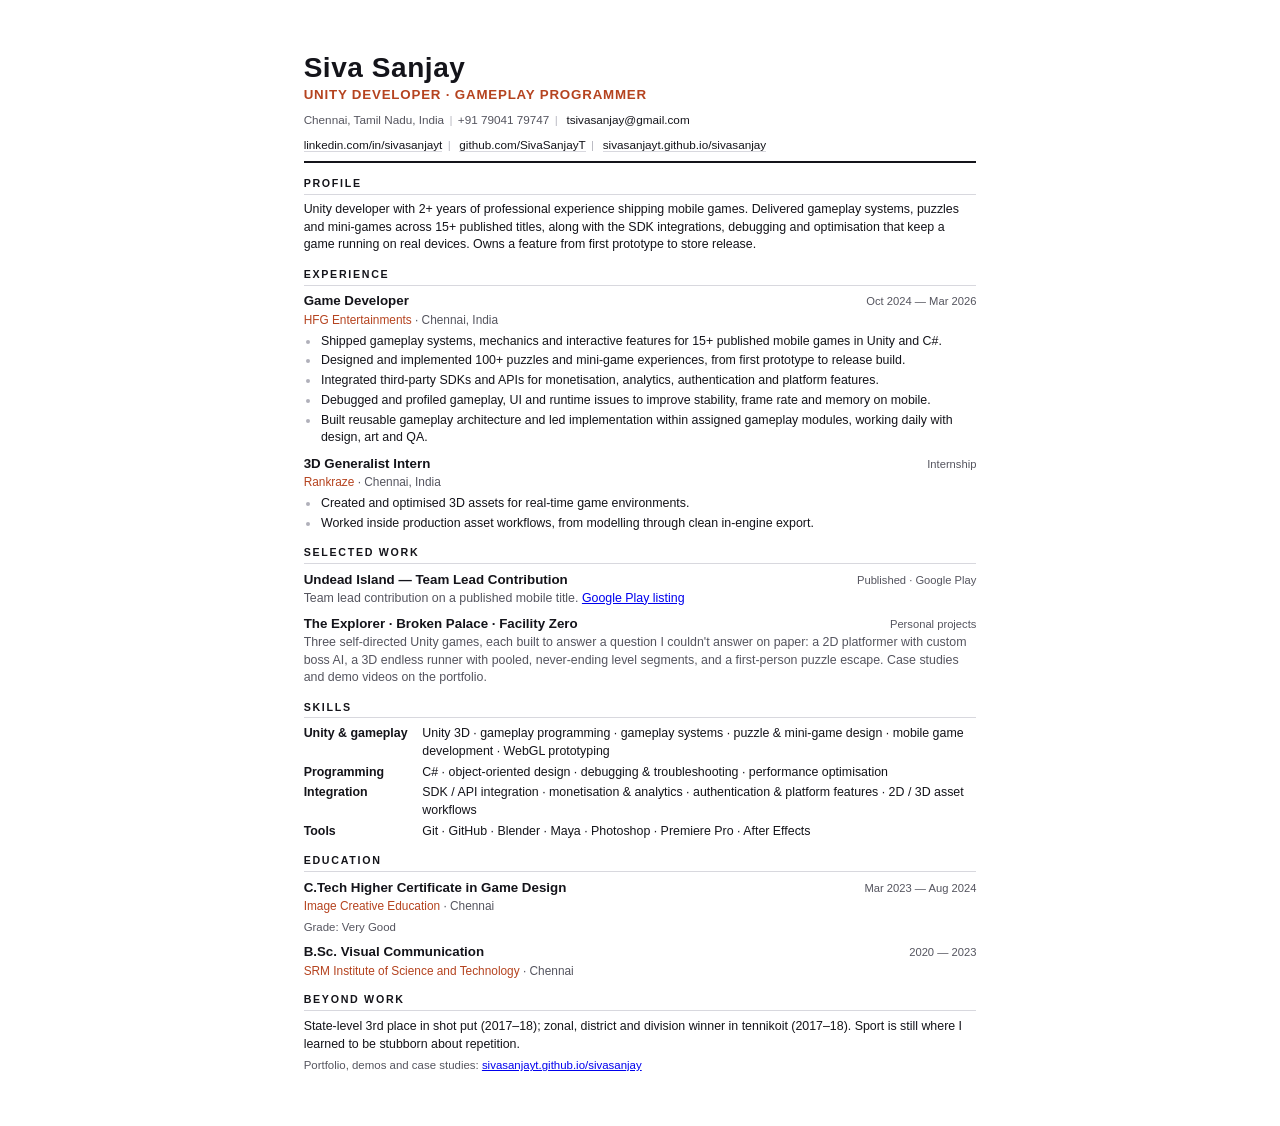
<file: resume.html>
<!DOCTYPE html>
<html lang="en">
<head>
<meta charset="utf-8">
<meta name="viewport" content="width=device-width, initial-scale=1">
<meta name="robots" content="noindex">
<title>Siva Sanjay — Unity Developer &amp; Gameplay Programmer (Résumé)</title>
<style>
  @page { size: A4; margin: 12mm 13mm 10mm; }

  * { box-sizing: border-box; margin: 0; padding: 0; }

  :root {
    --ink: #14141a;
    --muted: #55555f;
    --rule: #d8d8de;
    --accent: #b5431f;
  }

  body {
    font-family: "Segoe UI", -apple-system, Roboto, Helvetica, Arial, sans-serif;
    font-size: 9.3pt;
    line-height: 1.42;
    color: var(--ink);
    background: #fff;
    -webkit-print-color-adjust: exact;
    print-color-adjust: exact;
  }

  .sheet { max-width: 210mm; margin: 0 auto; padding: 14mm 16mm; }

  @media print {
    .sheet { max-width: none; margin: 0; padding: 0; }
  }

  /* ------------------------------- header -------------------------------- */
  header { border-bottom: 1.5pt solid var(--ink); padding-bottom: 6pt; }

  h1 {
    font-size: 21pt;
    letter-spacing: 0.02em;
    font-weight: 700;
    line-height: 1.1;
  }

  .role {
    margin-top: 1.5pt;
    font-size: 10pt;
    letter-spacing: 0.06em;
    text-transform: uppercase;
    color: var(--accent);
    font-weight: 600;
  }

  .contact {
    margin-top: 5pt;
    font-size: 8.8pt;
    color: var(--muted);
    line-height: 1.5;
  }

  .contact a { color: var(--ink); text-decoration: none; }

  .dot { color: #b9b9c2; padding: 0 4pt; }

  /* ------------------------------ sections -------------------------------- */
  section { margin-top: 9.5pt; }

  h2 {
    font-size: 8pt;
    letter-spacing: 0.16em;
    text-transform: uppercase;
    font-weight: 700;
    color: var(--ink);
    padding-bottom: 2pt;
    border-bottom: 0.6pt solid var(--rule);
    margin-bottom: 5pt;
  }

  p { margin-bottom: 3pt; }
  p:last-child { margin-bottom: 0; }

  .item { margin-bottom: 6pt; page-break-inside: avoid; }
  .item:last-child { margin-bottom: 0; }

  .item-head {
    display: flex;
    justify-content: space-between;
    align-items: baseline;
    gap: 10pt;
  }

  .item-head h3 { font-size: 10pt; font-weight: 600; }

  .item-head .when {
    font-size: 8.4pt;
    color: var(--muted);
    white-space: nowrap;
  }

  .item-sub {
    font-size: 8.9pt;
    color: var(--accent);
    margin-top: 0.5pt;
  }

  .item-sub span { color: var(--muted); }

  ul { margin: 3pt 0 0 12pt; }

  li { margin-bottom: 1.6pt; padding-left: 1pt; }

  li::marker { color: #b0b0ba; }

  .skills { display: grid; gap: 2.5pt; }

  .skills .row { display: grid; grid-template-columns: 30mm 1fr; gap: 4pt; }

  .skills .key { font-weight: 600; }

  .muted { color: var(--muted); }

  .links { font-size: 8.8pt; }
  .links a { color: var(--ink); text-decoration: none; border-bottom: 0.5pt solid var(--rule); }

  .note { font-size: 8.6pt; color: var(--muted); margin-top: 3pt; }
</style>
</head>
<body>
  <div class="sheet">
    <header>
      <h1>Siva Sanjay</h1>
      <div class="role">Unity Developer · Gameplay Programmer</div>
      <div class="contact">
        Chennai, Tamil Nadu, India<span class="dot">|</span>+91 79041 79747<span class="dot">|</span>
        <a href="mailto:tsivasanjay@gmail.com">tsivasanjay@gmail.com</a>
      </div>
      <div class="contact links">
        <a href="https://www.linkedin.com/in/sivasanjayt">linkedin.com/in/sivasanjayt</a><span class="dot">|</span>
        <a href="https://github.com/SivaSanjayT">github.com/SivaSanjayT</a><span class="dot">|</span>
        <a href="https://sivasanjayt.github.io/sivasanjay/">sivasanjayt.github.io/sivasanjay</a>
      </div>
    </header>

    <section>
      <h2>Profile</h2>
      <p>
        Unity developer with 2+ years of professional experience shipping mobile games. Delivered
        gameplay systems, puzzles and mini-games across 15+ published titles, along with the SDK
        integrations, debugging and optimisation that keep a game running on real devices. Owns a
        feature from first prototype to store release.
      </p>
    </section>

    <section>
      <h2>Experience</h2>

      <div class="item">
        <div class="item-head">
          <h3>Game Developer</h3>
          <span class="when">Oct 2024 — Mar 2026</span>
        </div>
        <div class="item-sub">HFG Entertainments <span>· Chennai, India</span></div>
        <ul>
          <li>Shipped gameplay systems, mechanics and interactive features for 15+ published mobile
            games in Unity and C#.</li>
          <li>Designed and implemented 100+ puzzles and mini-game experiences, from first prototype to
            release build.</li>
          <li>Integrated third-party SDKs and APIs for monetisation, analytics, authentication and
            platform features.</li>
          <li>Debugged and profiled gameplay, UI and runtime issues to improve stability, frame rate
            and memory on mobile.</li>
          <li>Built reusable gameplay architecture and led implementation within assigned gameplay
            modules, working daily with design, art and QA.</li>
        </ul>
      </div>

      <div class="item">
        <div class="item-head">
          <h3>3D Generalist Intern</h3>
          <span class="when">Internship</span>
        </div>
        <div class="item-sub">Rankraze <span>· Chennai, India</span></div>
        <ul>
          <li>Created and optimised 3D assets for real-time game environments.</li>
          <li>Worked inside production asset workflows, from modelling through clean in-engine export.</li>
        </ul>
      </div>
    </section>

    <section>
      <h2>Selected work</h2>

      <div class="item">
        <div class="item-head">
          <h3>Undead Island — Team Lead Contribution</h3>
          <span class="when">Published · Google Play</span>
        </div>
        <p class="muted">
          Team lead contribution on a published mobile title.
          <a href="https://play.google.com/store/apps/details?id=com.hfg.undeadisland1">Google Play listing</a>
        </p>
      </div>

      <div class="item">
        <div class="item-head">
          <h3>The Explorer · Broken Palace · Facility Zero</h3>
          <span class="when">Personal projects</span>
        </div>
        <p class="muted">
          Three self-directed Unity games, each built to answer a question I couldn't answer on paper:
          a 2D platformer with custom boss AI, a 3D endless runner with pooled, never-ending level
          segments, and a first-person puzzle escape. Case studies and demo videos on the portfolio.
        </p>
      </div>
    </section>

    <section>
      <h2>Skills</h2>
      <div class="skills">
        <div class="row">
          <div class="key">Unity &amp; gameplay</div>
          <div>Unity 3D · gameplay programming · gameplay systems · puzzle &amp; mini-game design ·
            mobile game development · WebGL prototyping</div>
        </div>
        <div class="row">
          <div class="key">Programming</div>
          <div>C# · object-oriented design · debugging &amp; troubleshooting · performance optimisation</div>
        </div>
        <div class="row">
          <div class="key">Integration</div>
          <div>SDK / API integration · monetisation &amp; analytics · authentication &amp; platform
            features · 2D / 3D asset workflows</div>
        </div>
        <div class="row">
          <div class="key">Tools</div>
          <div>Git · GitHub · Blender · Maya · Photoshop · Premiere Pro · After Effects</div>
        </div>
      </div>
    </section>

    <section>
      <h2>Education</h2>

      <div class="item">
        <div class="item-head">
          <h3>C.Tech Higher Certificate in Game Design</h3>
          <span class="when">Mar 2023 — Aug 2024</span>
        </div>
        <div class="item-sub">Image Creative Education <span>· Chennai</span></div>
        <p class="note">Grade: Very Good</p>
      </div>

      <div class="item">
        <div class="item-head">
          <h3>B.Sc. Visual Communication</h3>
          <span class="when">2020 — 2023</span>
        </div>
        <div class="item-sub">SRM Institute of Science and Technology <span>· Chennai</span></div>
      </div>
    </section>

    <section>
      <h2>Beyond work</h2>
      <p>
        State-level 3rd place in shot put (2017–18); zonal, district and division winner in tennikoit
        (2017–18). Sport is still where I learned to be stubborn about repetition.
      </p>
      <p class="note">
        Portfolio, demos and case studies:
        <a href="https://sivasanjayt.github.io/sivasanjay/">sivasanjayt.github.io/sivasanjay</a>
      </p>
    </section>
  </div>
</body>
</html>
</file>
<file: style.css>
/* ==========================================================================
   Siva Sanjay — personal portfolio
   Dark editorial theme · Fraunces + Inter · ember accent
   Handwritten, no framework, no build step.
   ========================================================================== */

/* ------------------------------- 1. Tokens ------------------------------- */
:root {
  --bg: #0b0b0d;
  --bg-soft: #101014;
  --surface: #141418;
  --surface-2: #1a1a21;

  --line: rgba(255, 255, 255, 0.09);
  --line-strong: rgba(255, 255, 255, 0.2);

  --text: #ededef;
  --muted: #9c9ca6;
  --dim: #74747f;

  --accent: #ff7a45;
  --accent-text: #ffd8c8;
  --accent-soft: rgba(255, 122, 69, 0.12);
  --accent-line: rgba(255, 122, 69, 0.4);

  --linkedin: #6cb2f5;
  --youtube: #ff5b5b;

  --radius: 18px;
  --radius-sm: 12px;
  --maxw: 1160px;
  --gutter: clamp(18px, 4vw, 40px);
  --font-display: "Fraunces", Georgia, "Times New Roman", serif;
  --font-body: "Inter", -apple-system, BlinkMacSystemFont, "Segoe UI", Roboto, Helvetica, Arial, sans-serif;
  --ease: cubic-bezier(0.22, 0.61, 0.36, 1);
  --shadow: 0 26px 60px -28px rgba(0, 0, 0, 0.85);
  --header-h: 70px;
}

/* -------------------------------- 2. Base -------------------------------- */
*,
*::before,
*::after { box-sizing: border-box; }

* { margin: 0; padding: 0; }

html {
  -webkit-text-size-adjust: 100%;
  scroll-behavior: smooth;
  scroll-padding-top: calc(var(--header-h) + 16px);
}

body {
  background: var(--bg);
  color: var(--text);
  font-family: var(--font-body);
  font-size: 16px;
  line-height: 1.6;
  -webkit-font-smoothing: antialiased;
  text-rendering: optimizeLegibility;
  overflow-x: hidden;
}

img,
video,
svg { display: block; max-width: 100%; }

img { height: auto; }

a { color: inherit; text-decoration: none; }

button,
input,
textarea { font: inherit; color: inherit; }

button { cursor: pointer; background: none; border: 0; }

ul,
ol { list-style: none; }

::selection { background: var(--accent); color: #160800; }

:focus-visible {
  outline: 2px solid var(--accent);
  outline-offset: 3px;
  border-radius: 4px;
}

/* ------------------------------ 3. Utilities ----------------------------- */
.wrap {
  width: 100%;
  max-width: var(--maxw);
  margin-inline: auto;
  padding-inline: var(--gutter);
}

.skip-link {
  position: absolute;
  left: 12px;
  top: -60px;
  z-index: 100;
  background: var(--accent);
  color: #160800;
  padding: 10px 16px;
  border-radius: 0 0 8px 8px;
  font-weight: 600;
  transition: top 0.2s var(--ease);
}
.skip-link:focus { top: 0; }

.eyebrow {
  display: inline-block;
  font-size: 0.72rem;
  font-weight: 600;
  letter-spacing: 0.18em;
  text-transform: uppercase;
  color: var(--accent);
}

.section {
  padding-block: clamp(56px, 7.5vw, 104px);
  border-top: 1px solid var(--line);
}

.section-head {
  display: flex;
  align-items: flex-end;
  justify-content: space-between;
  gap: 24px;
  flex-wrap: wrap;
  margin-bottom: clamp(26px, 4vw, 44px);
}

.section-title {
  font-family: var(--font-display);
  font-size: clamp(1.85rem, 3.6vw, 2.9rem);
  font-weight: 600;
  line-height: 1.08;
  letter-spacing: -0.02em;
  margin-top: 10px;
}

.section-note {
  color: var(--muted);
  font-size: 0.95rem;
  max-width: 46ch;
}

.muted { color: var(--muted); }

/* ------------------------------- 4. Header ------------------------------- */
.site-header {
  position: sticky;
  top: 0;
  z-index: 60;
  background: rgba(11, 11, 13, 0.82);
  -webkit-backdrop-filter: blur(14px) saturate(140%);
  backdrop-filter: blur(14px) saturate(140%);
  border-bottom: 1px solid var(--line);
  transition: box-shadow 0.3s var(--ease);
}

.site-header.is-scrolled { box-shadow: 0 12px 30px -20px #000; }

.nav {
  display: flex;
  align-items: center;
  justify-content: space-between;
  gap: 20px;
  height: var(--header-h);
}

.brand {
  display: inline-flex;
  align-items: center;
  gap: 10px;
  font-weight: 600;
  letter-spacing: -0.01em;
  font-size: 0.98rem;
  white-space: nowrap;
}

.brand-mark {
  width: 27px;
  height: 27px;
  flex: 0 0 auto;
  border-radius: 8px;
  background: linear-gradient(150deg, var(--accent), #b8431c);
  display: grid;
  place-items: center;
  font-family: var(--font-display);
  font-size: 0.8rem;
  font-weight: 700;
  color: #160800;
}

.brand span { color: var(--muted); font-weight: 400; }

.nav-links {
  display: flex;
  align-items: center;
  gap: clamp(16px, 2.4vw, 30px);
}

.nav-links a {
  position: relative;
  display: inline-block;
  padding: 6px 0;
  font-size: 0.87rem;
  color: var(--muted);
  transition: color 0.2s var(--ease);
}

.nav-links a::after {
  content: "";
  position: absolute;
  left: 0;
  bottom: 0;
  width: 100%;
  height: 1px;
  background: var(--accent);
  transform: scaleX(0);
  transform-origin: left;
  transition: transform 0.28s var(--ease);
}

.nav-links a:hover,
.nav-links a.is-active { color: var(--text); }

.nav-links a:hover::after,
.nav-links a.is-active::after { transform: scaleX(1); }

.nav-cta {
  display: inline-flex;
  align-items: center;
  gap: 8px;
  padding: 9px 15px;
  border-radius: 999px;
  border: 1px solid var(--accent-line);
  background: var(--accent-soft);
  color: var(--accent-text);
  font-size: 0.8rem;
  font-weight: 500;
  white-space: nowrap;
  transition: background 0.2s var(--ease), transform 0.2s var(--ease);
}

.nav-cta:hover { background: rgba(255, 122, 69, 0.22); transform: translateY(-1px); }

.nav-cta .dot {
  width: 6px;
  height: 6px;
  border-radius: 50%;
  background: var(--accent);
  box-shadow: 0 0 0 3px rgba(255, 122, 69, 0.25);
}

.nav-toggle {
  display: none;
  width: 42px;
  height: 42px;
  border-radius: 10px;
  border: 1px solid var(--line);
  color: var(--text);
  place-items: center;
}

.nav-toggle .bar {
  display: block;
  width: 18px;
  height: 1.5px;
  background: currentColor;
  transition: transform 0.25s var(--ease), opacity 0.2s linear;
}

.nav-toggle .bar + .bar { margin-top: 5px; }

.nav.is-open .nav-toggle .bar:nth-child(1) { transform: translateY(6.5px) rotate(45deg); }
.nav.is-open .nav-toggle .bar:nth-child(2) { opacity: 0; }
.nav.is-open .nav-toggle .bar:nth-child(3) { transform: translateY(-6.5px) rotate(-45deg); }

/* -------------------------------- 5. Hero -------------------------------- */
.hero {
  position: relative;
  overflow: hidden;
  padding-block: clamp(46px, 6.5vw, 88px) clamp(34px, 5vw, 60px);
}

.hero-media {
  position: absolute;
  inset: 0;
  z-index: 0;
  opacity: 0.28;
  pointer-events: none;
  -webkit-mask-image: radial-gradient(120% 95% at 72% 0%, #000 0%, transparent 72%);
  mask-image: radial-gradient(120% 95% at 72% 0%, #000 0%, transparent 72%);
}

.hero-media video {
  width: 100%;
  height: 100%;
  object-fit: cover;
  filter: saturate(0.65) contrast(1.06);
}

.hero-media::after {
  content: "";
  position: absolute;
  inset: 0;
  background: linear-gradient(180deg, rgba(11, 11, 13, 0.4), var(--bg) 82%);
}

.hero-grid {
  position: relative;
  z-index: 1;
  display: grid;
  grid-template-columns: minmax(0, 1.32fr) minmax(0, 0.68fr);
  gap: clamp(26px, 5vw, 60px);
  align-items: center;
}

.hero h1 {
  font-family: var(--font-display);
  font-weight: 600;
  letter-spacing: -0.035em;
  line-height: 0.99;
  font-size: clamp(2.6rem, 6.1vw, 4.6rem);
  margin-top: 14px;
}

.hero h1 .accent {
  color: var(--accent);
  font-style: italic;
  font-weight: 400;
}

.hero-lede {
  margin-top: clamp(16px, 2.2vw, 24px);
  max-width: 56ch;
  font-size: clamp(1rem, 1.5vw, 1.12rem);
  line-height: 1.66;
  color: #c2c2cb;
}

.hero-lede strong { color: var(--text); font-weight: 500; }

.availability {
  display: inline-flex;
  align-items: center;
  gap: 10px;
  margin-top: 24px;
  padding: 8px 15px 8px 12px;
  border-radius: 999px;
  border: 1px solid var(--accent-line);
  background: var(--accent-soft);
  color: var(--accent-text);
  font-size: 0.76rem;
  font-weight: 500;
  letter-spacing: 0.08em;
  text-transform: uppercase;
}

.availability .pulse {
  position: relative;
  width: 8px;
  height: 8px;
  border-radius: 50%;
  background: var(--accent);
  flex: 0 0 auto;
}

.availability .pulse::after {
  content: "";
  position: absolute;
  inset: -4px;
  border-radius: 50%;
  border: 1px solid var(--accent);
  opacity: 0.6;
  animation: pulse-ring 2.6s infinite;
}

@keyframes pulse-ring {
  0% { transform: scale(0.6); opacity: 0.8; }
  70% { transform: scale(1.6); opacity: 0; }
  100% { opacity: 0; }
}

.cta-row {
  display: flex;
  flex-wrap: wrap;
  gap: 11px;
  margin-top: 24px;
}

.btn {
  display: inline-flex;
  align-items: center;
  justify-content: center;
  gap: 9px;
  padding: 13px 21px;
  border-radius: 11px;
  font-size: 0.9rem;
  font-weight: 500;
  border: 1px solid transparent;
  transition: transform 0.18s var(--ease), background 0.18s var(--ease),
    border-color 0.18s var(--ease), color 0.18s var(--ease);
}

.btn:hover { transform: translateY(-2px); }
.btn svg { width: 16px; height: 16px; fill: currentColor; flex: 0 0 auto; }

.btn-primary { background: var(--accent); color: #1a0a03; font-weight: 600; }
.btn-primary:hover { background: #ff8c5d; }

.btn-ghost {
  border-color: var(--line-strong);
  color: var(--text);
  background: rgba(255, 255, 255, 0.02);
}
.btn-ghost:hover { border-color: var(--accent-line); background: var(--accent-soft); }

.btn-small { padding: 9px 15px; font-size: 0.82rem; border-radius: 9px; }

/* ---------------------------- 6. Social links ---------------------------- */
.socials {
  display: flex;
  flex-wrap: wrap;
  gap: 9px;
  margin-top: 26px;
}

.social-link {
  display: inline-flex;
  align-items: center;
  gap: 8px;
  padding: 9px 14px;
  border-radius: 999px;
  border: 1px solid var(--line);
  background: rgba(255, 255, 255, 0.02);
  font-size: 0.81rem;
  color: #d3d3dc;
  transition: transform 0.18s var(--ease), background 0.18s var(--ease),
    border-color 0.18s var(--ease), color 0.18s var(--ease);
}

.social-link svg { width: 15px; height: 15px; fill: currentColor; flex: 0 0 auto; }
.social-link:hover { transform: translateY(-2px); }

.social-link--linkedin {
  color: var(--linkedin);
  border-color: rgba(108, 178, 245, 0.34);
  background: rgba(108, 178, 245, 0.1);
}
.social-link--linkedin:hover { background: rgba(108, 178, 245, 0.18); }

.social-link--github {
  color: #f0f0f4;
  border-color: rgba(255, 255, 255, 0.22);
  background: rgba(255, 255, 255, 0.06);
}
.social-link--github:hover { background: rgba(255, 255, 255, 0.12); }

.social-link--youtube {
  color: var(--youtube);
  border-color: rgba(255, 91, 91, 0.34);
  background: rgba(255, 91, 91, 0.1);
}
.social-link--youtube:hover { background: rgba(255, 91, 91, 0.18); }

.social-link--mail {
  color: var(--accent-text);
  border-color: var(--accent-line);
  background: var(--accent-soft);
}
.social-link--mail:hover { background: rgba(255, 122, 69, 0.22); }

/* ------------------------------- 7. Portrait ----------------------------- */
/* The photo is a transparent cut-out, so it sits on the page instead of inside a card. */
.hero-side { position: relative; }

.portrait { position: relative; }

.portrait-stage {
  position: relative;
  display: flex;
  align-items: flex-end;
  justify-content: center;
  min-height: clamp(290px, 33vw, 420px);
  isolation: isolate;
}

.portrait-glow {
  position: absolute;
  left: 50%;
  bottom: 6%;
  width: min(94%, 380px);
  aspect-ratio: 1;
  transform: translateX(-50%);
  border-radius: 50%;
  background: radial-gradient(
    circle at 50% 44%,
    rgba(255, 122, 69, 0.55) 0%,
    rgba(255, 122, 69, 0.24) 36%,
    rgba(255, 122, 69, 0) 70%
  );
  filter: blur(28px);
  z-index: 0;
}

.portrait-arc {
  position: absolute;
  left: 50%;
  bottom: 4%;
  width: min(86%, 340px);
  aspect-ratio: 1;
  transform: translateX(-50%);
  border-radius: 50%;
  border: 1px solid rgba(255, 122, 69, 0.28);
  z-index: 0;
}

.portrait-arc::after {
  content: "";
  position: absolute;
  inset: 16px;
  border-radius: 50%;
  border: 1px dashed rgba(255, 255, 255, 0.09);
}

.portrait-cut {
  position: relative;
  z-index: 1;
  width: min(100%, 400px);
  height: auto;
  margin-bottom: -7%;
  filter: drop-shadow(0 28px 34px rgba(0, 0, 0, 0.6));
}

.portrait-note {
  position: relative;
  display: flex;
  align-items: center;
  justify-content: center;
  gap: 8px;
  margin-top: 12px;
  font-size: 0.77rem;
  color: var(--muted);
  line-height: 1.4;
  text-align: center;
}

.now {
  display: flex;
  gap: 10px;
  align-items: flex-start;
  margin-top: 13px;
  padding: 13px 15px;
  border-radius: 13px;
  border: 1px solid var(--line);
  background: var(--surface);
  font-size: 0.81rem;
  color: var(--muted);
  line-height: 1.5;
}

.now b { color: var(--text); font-weight: 500; }

.now .tag-dot {
  flex: 0 0 auto;
  width: 7px;
  height: 7px;
  margin-top: 6px;
  border-radius: 50%;
  background: var(--accent);
  box-shadow: 0 0 0 3px rgba(255, 122, 69, 0.18);
}

/* --------------------------------- 8. Stats ------------------------------ */
.stats {
  display: grid;
  grid-template-columns: repeat(4, minmax(0, 1fr));
  gap: clamp(14px, 2.4vw, 28px);
  padding-block: clamp(22px, 3.2vw, 32px);
  border-top: 1px solid var(--line);
  border-bottom: 1px solid var(--line);
}

.stat b {
  display: block;
  font-family: var(--font-display);
  font-size: clamp(1.6rem, 3.1vw, 2.4rem);
  font-weight: 600;
  line-height: 1.1;
  letter-spacing: -0.02em;
}

.stat span {
  display: block;
  margin-top: 5px;
  font-size: 0.72rem;
  letter-spacing: 0.11em;
  text-transform: uppercase;
  color: var(--dim);
  line-height: 1.4;
}

/* -------------------------------- 9. About ------------------------------- */
.about-grid {
  display: grid;
  grid-template-columns: minmax(0, 1.45fr) minmax(0, 1fr);
  gap: clamp(24px, 4.5vw, 56px);
  align-items: start;
}

.prose { max-width: 70ch; }

.prose p {
  color: #babac3;
  line-height: 1.76;
  margin-bottom: 15px;
}

.prose p:last-child { margin-bottom: 0; }
.prose strong { color: var(--text); font-weight: 500; }

.prose a {
  color: var(--accent-text);
  border-bottom: 1px solid var(--accent-line);
  transition: color 0.2s var(--ease), border-color 0.2s var(--ease);
}
.prose a:hover { color: #fff; border-color: #fff; }

.aside-card {
  border: 1px solid var(--line);
  background: var(--surface);
  border-radius: var(--radius);
  padding: 22px;
}

.aside-card h3 {
  font-size: 0.74rem;
  letter-spacing: 0.15em;
  text-transform: uppercase;
  color: var(--accent);
  margin-bottom: 14px;
  font-weight: 600;
}

.aside-list { display: grid; gap: 12px; }

.aside-list li {
  display: flex;
  gap: 10px;
  font-size: 0.88rem;
  color: #b6b6c0;
  line-height: 1.55;
}

.aside-list li::before {
  content: "";
  flex: 0 0 auto;
  width: 5px;
  height: 5px;
  margin-top: 8px;
  border-radius: 50%;
  background: var(--accent);
}

/* --------------------------- 10. Featured project ------------------------ */
.feature {
  position: relative;
  overflow: hidden;
  display: grid;
  grid-template-columns: minmax(0, 0.95fr) minmax(0, 1.05fr);
  gap: clamp(22px, 3.6vw, 46px);
  align-items: center;
  padding: clamp(20px, 3vw, 38px);
  border: 1px solid var(--line);
  border-radius: 22px;
  background:
    radial-gradient(90% 120% at 8% 0%, rgba(255, 122, 69, 0.12), transparent 58%),
    linear-gradient(160deg, #17151a, #101013 62%);
}

.feature-body { max-width: 52ch; }

.feature .kicker {
  display: inline-flex;
  align-items: center;
  gap: 8px;
  font-size: 0.72rem;
  letter-spacing: 0.16em;
  text-transform: uppercase;
  color: var(--accent);
  font-weight: 600;
}

.feature h3 {
  font-family: var(--font-display);
  font-size: clamp(1.6rem, 2.9vw, 2.3rem);
  font-weight: 600;
  letter-spacing: -0.02em;
  line-height: 1.1;
  margin-top: 12px;
}

.feature .logline {
  margin-top: 12px;
  color: #c0c0c9;
  line-height: 1.65;
  font-size: 0.98rem;
}

.feature-meta {
  display: flex;
  flex-wrap: wrap;
  gap: 8px;
  margin-top: 18px;
}

.chip {
  font-size: 0.74rem;
  color: #c8c8d1;
  border: 1px solid var(--line);
  background: rgba(255, 255, 255, 0.03);
  padding: 5px 11px;
  border-radius: 999px;
  white-space: nowrap;
}

.chip--accent {
  color: var(--accent-text);
  border-color: var(--accent-line);
  background: var(--accent-soft);
}

.withheld {
  position: relative;
  display: grid;
  place-items: center;
  aspect-ratio: 16 / 11;
  padding: 24px;
  text-align: center;
  border-radius: 16px;
  border: 1px dashed rgba(255, 255, 255, 0.16);
  background:
    radial-gradient(120% 110% at 22% 8%, rgba(255, 122, 69, 0.16), transparent 62%),
    repeating-linear-gradient(45deg, rgba(255, 255, 255, 0.022) 0 12px, transparent 12px 24px),
    #0d0d10;
}

.withheld .lock {
  width: 34px;
  height: 34px;
  margin: 0 auto 12px;
  color: var(--accent);
  fill: currentColor;
  opacity: 0.9;
}

.withheld p {
  font-size: 0.8rem;
  letter-spacing: 0.14em;
  text-transform: uppercase;
  color: #9a9aa4;
  line-height: 1.6;
}

.withheld small {
  display: block;
  margin-top: 8px;
  font-size: 0.74rem;
  letter-spacing: 0.02em;
  text-transform: none;
  color: var(--dim);
}

/* ----------------------------- 11. Project grid -------------------------- */
.project-grid {
  display: grid;
  grid-template-columns: repeat(auto-fit, minmax(285px, 1fr));
  gap: clamp(16px, 2.2vw, 26px);
}

.project-card {
  display: flex;
  flex-direction: column;
  background: var(--surface);
  border: 1px solid var(--line);
  border-radius: var(--radius);
  overflow: hidden;
  transition: transform 0.3s var(--ease), border-color 0.3s var(--ease),
    box-shadow 0.3s var(--ease);
}

.project-card:hover {
  transform: translateY(-3px);
  border-color: var(--line-strong);
  box-shadow: var(--shadow);
}

.project-media {
  position: relative;
  aspect-ratio: 16 / 9;
  overflow: hidden;
  background: #08080a;
}

.project-media img {
  width: 100%;
  height: 100%;
  object-fit: cover;
  transition: transform 0.7s var(--ease);
}

.project-card:hover .project-media img { transform: scale(1.045); }

.project-media .badge {
  position: absolute;
  top: 11px;
  left: 11px;
  z-index: 1;
  padding: 5px 10px;
  border-radius: 999px;
  border: 1px solid rgba(255, 255, 255, 0.16);
  background: rgba(8, 8, 10, 0.62);
  -webkit-backdrop-filter: blur(8px);
  backdrop-filter: blur(8px);
  font-size: 0.67rem;
  letter-spacing: 0.1em;
  text-transform: uppercase;
  color: #dedee6;
}

.project-body {
  display: flex;
  flex-direction: column;
  gap: 10px;
  flex: 1;
  padding: 19px 20px 20px;
}

.project-body h3 {
  font-family: var(--font-display);
  font-size: 1.32rem;
  font-weight: 600;
  letter-spacing: -0.015em;
  line-height: 1.2;
}

.project-hook {
  flex: 1;
  color: var(--muted);
  font-size: 0.92rem;
  line-height: 1.62;
}

.tags { display: flex; flex-wrap: wrap; gap: 6px; }

.tag {
  font-size: 0.69rem;
  color: #b1b1bc;
  border: 1px solid var(--line);
  padding: 4px 9px;
  border-radius: 999px;
  line-height: 1.3;
}

.card-actions .arrow-link:not(.stretched) { position: relative; z-index: 3; }

.card-actions {
  display: flex;
  align-items: center;
  justify-content: space-between;
  gap: 14px;
  margin-top: 6px;
  padding-top: 14px;
  border-top: 1px solid var(--line);
}

.arrow-link {
  display: inline-flex;
  align-items: center;
  gap: 7px;
  font-size: 0.86rem;
  font-weight: 500;
  color: var(--text);
  transition: color 0.2s var(--ease);
}

.arrow-link .arrow {
  display: inline-block;
  transition: transform 0.25s var(--ease);
}

.arrow-link:hover { color: var(--accent); }
.arrow-link:hover .arrow { transform: translateX(3px); }

.arrow-link--muted { color: var(--muted); font-weight: 400; }
.arrow-link--muted:hover { color: var(--accent); }

/* card as a whole clickable area */
.stretched::after {
  content: "";
  position: absolute;
  inset: 0;
  z-index: 2;
}

.project-card { position: relative; }

/* ---------------------------- 12. Experience ----------------------------- */
.timeline {
  border-left: 1px solid var(--line);
  margin-left: 5px;
  padding-left: clamp(20px, 3vw, 30px);
}

.timeline-item {
  position: relative;
  padding-bottom: clamp(28px, 3.6vw, 40px);
}

.timeline-item:last-child { padding-bottom: 0; }

.timeline-item::before {
  content: "";
  position: absolute;
  left: calc(-1 * clamp(20px, 3vw, 30px) - 5px);
  top: 9px;
  width: 9px;
  height: 9px;
  border-radius: 50%;
  background: var(--accent);
  box-shadow: 0 0 0 4px rgba(255, 122, 69, 0.14);
}

.timeline-item.is-past::before { background: var(--dim); box-shadow: 0 0 0 4px rgba(255, 255, 255, 0.06); }

.role-head {
  display: flex;
  flex-wrap: wrap;
  align-items: baseline;
  justify-content: space-between;
  gap: 6px 16px;
}

.role-head h3 {
  font-family: var(--font-body);
  font-size: 1.06rem;
  font-weight: 600;
  letter-spacing: -0.005em;
}

.role-when {
  font-size: 0.8rem;
  color: var(--dim);
  font-variant-numeric: tabular-nums;
  white-space: nowrap;
}

.role-company {
  margin-top: 3px;
  font-size: 0.88rem;
  color: var(--accent);
}

.role-company span { color: var(--dim); }

.role-list {
  margin-top: 12px;
  display: grid;
  gap: 7px;
  max-width: 72ch;
}

.role-list li {
  position: relative;
  padding-left: 16px;
  font-size: 0.93rem;
  line-height: 1.65;
  color: #b6b6c0;
}

.role-list li::before {
  content: "";
  position: absolute;
  left: 0;
  top: 9px;
  width: 5px;
  height: 1px;
  background: var(--dim);
}

.callout {
  display: flex;
  flex-wrap: wrap;
  align-items: center;
  justify-content: space-between;
  gap: 14px;
  margin-top: 16px;
  padding: 14px 16px;
  border-radius: 12px;
  border: 1px solid var(--accent-line);
  background: var(--accent-soft);
}

.callout p { font-size: 0.87rem; color: #e8d3c9; line-height: 1.5; }
.callout strong { color: #fff; font-weight: 600; }
.callout a { color: var(--accent-text); border-bottom: 1px solid var(--accent-line); }
.callout a:hover { color: #fff; border-color: #fff; }

/* ------------------------------- 13. Skills ------------------------------ */
.skill-columns {
  display: grid;
  grid-template-columns: repeat(auto-fit, minmax(230px, 1fr));
  gap: clamp(20px, 3vw, 32px);
}

.skill-group h3 {
  font-size: 0.72rem;
  font-weight: 600;
  letter-spacing: 0.14em;
  text-transform: uppercase;
  color: var(--accent);
  margin-bottom: 12px;
}

.skill-group ul { display: flex; flex-wrap: wrap; gap: 7px; }

.skill-group li {
  font-size: 0.83rem;
  color: #c2c2cb;
  border: 1px solid var(--line);
  background: var(--surface);
  padding: 6px 11px;
  border-radius: 8px;
  line-height: 1.35;
}

.tools {
  margin-top: clamp(24px, 3.4vw, 36px);
  padding-top: clamp(20px, 3vw, 28px);
  border-top: 1px solid var(--line);
}

.tool-label {
  margin-bottom: 14px;
  font-size: 0.72rem;
  font-weight: 600;
  letter-spacing: 0.14em;
  text-transform: uppercase;
  color: var(--accent);
}

.tool-row {
  display: flex;
  flex-wrap: wrap;
  gap: 10px;
}

.tool {
  display: inline-flex;
  align-items: center;
  gap: 10px;
  padding: 7px 15px 7px 7px;
  border-radius: 12px;
  border: 1px solid var(--line);
  background: var(--surface);
  font-size: 0.86rem;
  color: #d3d3dc;
  transition: border-color 0.2s var(--ease), background 0.2s var(--ease),
    transform 0.2s var(--ease), color 0.2s var(--ease);
}

.tool:hover {
  border-color: var(--accent-line);
  background: var(--surface-2);
  color: #fff;
  transform: translateY(-2px);
}

.tool img {
  width: 36px;
  height: 36px;
  padding: 6px;
  object-fit: contain;
  border-radius: 9px;
  border: 1px solid rgba(255, 255, 255, 0.1);
  background: rgba(255, 255, 255, 0.07);
  transition: background 0.2s var(--ease), border-color 0.2s var(--ease);
}

.tool:hover img {
  background: var(--accent-soft);
  border-color: var(--accent-line);
}

/* ------------------------------ 14. Education ---------------------------- */
.split-grid {
  display: grid;
  grid-template-columns: repeat(auto-fit, minmax(280px, 1fr));
  gap: clamp(16px, 2.4vw, 26px);
}

.info-card {
  border: 1px solid var(--line);
  background: var(--surface);
  border-radius: var(--radius);
  padding: 22px;
}

.info-card .when {
  font-size: 0.76rem;
  letter-spacing: 0.1em;
  text-transform: uppercase;
  color: var(--dim);
}

.info-card h3 {
  margin-top: 9px;
  font-size: 1rem;
  font-weight: 600;
  line-height: 1.4;
}

.info-card p {
  margin-top: 5px;
  font-size: 0.88rem;
  color: var(--muted);
  line-height: 1.55;
}

.info-card .grade {
  display: inline-block;
  margin-top: 12px;
  font-size: 0.76rem;
  color: var(--accent-text);
  border: 1px solid var(--accent-line);
  background: var(--accent-soft);
  padding: 4px 10px;
  border-radius: 999px;
}

/* ------------------------------- 15. Contact ----------------------------- */
.contact-grid {
  display: grid;
  grid-template-columns: minmax(0, 0.95fr) minmax(0, 1.05fr);
  gap: clamp(26px, 4.5vw, 56px);
  align-items: start;
}

.contact-list { margin-top: 24px; display: grid; gap: 10px; }

.contact-list a,
.contact-list button {
  display: flex;
  align-items: center;
  gap: 12px;
  width: 100%;
  padding: 13px 15px;
  border-radius: 12px;
  border: 1px solid var(--line);
  background: var(--surface);
  text-align: left;
  font-size: 0.9rem;
  color: #d6d6de;
  transition: border-color 0.2s var(--ease), background 0.2s var(--ease),
    transform 0.2s var(--ease);
}

.contact-list a:hover,
.contact-list button:hover {
  border-color: var(--accent-line);
  background: var(--surface-2);
  transform: translateY(-1px);
}

.contact-list svg { width: 17px; height: 17px; fill: currentColor; flex: 0 0 auto; }

.contact-list .label {
  font-size: 0.68rem;
  letter-spacing: 0.14em;
  text-transform: uppercase;
  color: var(--dim);
  display: block;
  line-height: 1.2;
}

.contact-list .value { display: block; margin-top: 2px; font-size: 0.9rem; }

.contact-list .brand-icon--linkedin { color: var(--linkedin); }
.contact-list .brand-icon--github { color: #f0f0f4; }
.contact-list .brand-icon--youtube { color: var(--youtube); }
.contact-list .brand-icon--mail { color: var(--accent); }

.contact-form {
  border: 1px solid var(--line);
  background: var(--surface);
  border-radius: var(--radius);
  padding: clamp(20px, 3vw, 28px);
}

.field { margin-bottom: 14px; }

.field label {
  display: block;
  margin-bottom: 7px;
  font-size: 0.74rem;
  letter-spacing: 0.12em;
  text-transform: uppercase;
  color: var(--dim);
}

.field input,
.field textarea {
  width: 100%;
  padding: 12px 14px;
  border-radius: 10px;
  border: 1px solid var(--line);
  background: #0e0e12;
  color: var(--text);
  font-size: 0.92rem;
  transition: border-color 0.2s var(--ease), background 0.2s var(--ease);
}

.field input::placeholder,
.field textarea::placeholder { color: #5f5f6a; }

.field input:focus,
.field textarea:focus {
  outline: none;
  border-color: var(--accent-line);
  background: #121217;
}

.field textarea { resize: vertical; min-height: 118px; }

.form-note {
  margin-top: 12px;
  font-size: 0.8rem;
  min-height: 1.2em;
  color: var(--muted);
}

.form-note[data-state="success"] { color: #8ee6a8; }
.form-note[data-state="error"] { color: #ff9b8a; }

.contact-form .btn { width: 100%; }

/* -------------------------------- 16. Footer ----------------------------- */
.site-footer {
  border-top: 1px solid var(--line);
  padding-block: 34px;
  font-size: 0.83rem;
  color: var(--dim);
}

.footer-inner {
  display: flex;
  flex-wrap: wrap;
  align-items: center;
  justify-content: space-between;
  gap: 14px;
}

.footer-inner a { color: var(--muted); transition: color 0.2s var(--ease); }
.footer-inner a:hover { color: var(--accent); }

.footer-links { display: flex; flex-wrap: wrap; gap: 18px; }

/* ---------------------------- 17. Motion & reveal ------------------------ */
[data-reveal] {
  opacity: 0;
  transform: translateY(16px);
  transition: opacity 0.6s var(--ease), transform 0.6s var(--ease);
}

[data-reveal].is-visible { opacity: 1; transform: none; }

.is-copied { border-color: var(--accent-line) !important; color: var(--accent-text) !important; }

/* ------------------------------ 18. Responsive --------------------------- */
@media (max-width: 900px) {
  .hero-grid { grid-template-columns: minmax(0, 1fr); }
  .hero-side { width: 100%; max-width: 420px; margin-inline: auto; }
  .about-grid { grid-template-columns: minmax(0, 1fr); }
  .feature { grid-template-columns: minmax(0, 1fr); }
  .withheld { order: -1; }
  .contact-grid { grid-template-columns: minmax(0, 1fr); }
  .timeline { margin-left: 3px; }
}

@media (max-width: 820px) {
  .nav-cta { display: none; }
}

@media (max-width: 760px) {
  :root { --header-h: 62px; }

  .nav-toggle { display: grid; }

  .nav-links {
    position: absolute;
    top: var(--header-h);
    left: 0;
    right: 0;
    flex-direction: column;
    align-items: stretch;
    gap: 0;
    padding: 6px var(--gutter) 18px;
    background: rgba(11, 11, 13, 0.98);
    -webkit-backdrop-filter: blur(14px);
    backdrop-filter: blur(14px);
    border-bottom: 1px solid var(--line);
    opacity: 0;
    visibility: hidden;
    transform: translateY(-8px);
    pointer-events: none;
    transition: opacity 0.22s var(--ease), transform 0.22s var(--ease),
      visibility 0.22s linear;
  }

  .nav.is-open .nav-links {
    opacity: 1;
    visibility: visible;
    transform: none;
    pointer-events: auto;
  }

  .nav-links a {
    padding: 13px 2px;
    font-size: 0.96rem;
    border-bottom: 1px solid var(--line);
  }

  .nav-links a::after { display: none; }
  .nav-links li:last-child a { border-bottom: 0; }

  .hero { padding-block: 34px 30px; }
  .hero h1 { font-size: clamp(2.35rem, 9vw, 3.1rem); }
  .hero-lede { font-size: 1rem; }
  .hero-media { opacity: 0.16; }

  .section-head { margin-bottom: 24px; }

  .card-actions {
    flex-direction: column;
    align-items: flex-start;
    gap: 10px;
  }

  .callout { align-items: flex-start; }
}

@media (max-width: 620px) {
  .stats {
    grid-template-columns: repeat(2, minmax(0, 1fr));
    gap: 18px 16px;
  }

  .stat b { font-size: 1.7rem; }

  .btn { width: 100%; }
  .cta-row { gap: 9px; }
  .social-link { font-size: 0.78rem; padding: 8px 12px; }

  .portrait-stage { min-height: 300px; }
  .portrait-cut { width: min(100%, 320px); }
  .portrait-glow { width: min(96%, 320px); }
  .portrait-arc { width: min(88%, 300px); }

  .project-body { padding: 17px; }
  .feature { padding: 16px; border-radius: 18px; }
  .withheld { aspect-ratio: 16 / 12; }

  .footer-inner { flex-direction: column; align-items: flex-start; gap: 10px; }
}

@media (max-width: 380px) {
  .brand span { display: none; }
  .availability { font-size: 0.7rem; letter-spacing: 0.05em; }
}

@media (prefers-reduced-motion: reduce) {
  html { scroll-behavior: auto; }

  *,
  *::before,
  *::after {
    animation-duration: 0.001ms !important;
    animation-iteration-count: 1 !important;
    transition-duration: 0.001ms !important;
  }

  [data-reveal] { opacity: 1; transform: none; }
  .hero-media { display: none; }
}
</file>
<file: project.css>
/* ==========================================================================
   Project / case-study pages. Loaded after style.css.
   ========================================================================== */

/* ------------------------------- Case hero ------------------------------- */
.case-hero {
  padding-block: clamp(28px, 4.4vw, 48px) clamp(22px, 3vw, 30px);
  border-bottom: 1px solid var(--line);
}

.back-link {
  display: flex;
  width: -webkit-fit-content;
  width: fit-content;
  align-items: center;
  gap: 8px;
  margin-bottom: 22px;
  font-size: 0.82rem;
  color: var(--muted);
  transition: color 0.2s var(--ease);
}

.back-link .arrow { transition: transform 0.25s var(--ease); }
.back-link:hover { color: var(--accent); }
.back-link:hover .arrow { transform: translateX(-4px); }

.case-title {
  margin-top: 12px;
  font-family: var(--font-display);
  font-weight: 600;
  font-size: clamp(2.1rem, 5.2vw, 3.7rem);
  line-height: 1.02;
  letter-spacing: -0.03em;
}

.case-logline {
  margin-top: 16px;
  max-width: 62ch;
  font-size: clamp(1rem, 1.55vw, 1.16rem);
  line-height: 1.62;
  color: #c3c3cc;
}

.case-actions {
  display: flex;
  flex-wrap: wrap;
  gap: 10px;
  margin-top: 24px;
}

.meta-strip {
  display: grid;
  grid-template-columns: repeat(auto-fit, minmax(130px, 1fr));
  gap: 16px 24px;
  margin-top: clamp(24px, 3.4vw, 36px);
  padding-top: 22px;
  border-top: 1px solid var(--line);
}

.meta-strip dt {
  font-size: 0.66rem;
  letter-spacing: 0.14em;
  text-transform: uppercase;
  color: var(--dim);
}

.meta-strip dd {
  margin-top: 5px;
  font-size: 0.89rem;
  color: #d3d3db;
  line-height: 1.45;
}

/* ------------------------------ Page layout ------------------------------ */
.case-body { padding-block: clamp(30px, 4.5vw, 58px); }

.case-layout {
  display: grid;
  grid-template-columns: minmax(0, 1fr) 272px;
  gap: clamp(26px, 4vw, 54px);
  align-items: start;
}

.case-main { min-width: 0; }

/* -------------------------------- Video ---------------------------------- */
.video-frame {
  position: relative;
  aspect-ratio: 16 / 9;
  overflow: hidden;
  border-radius: 16px;
  border: 1px solid var(--line);
  background: #08080a;
}

.video-frame video {
  width: 100%;
  height: 100%;
  object-fit: cover;
  cursor: pointer;
}

.play-button {
  position: absolute;
  inset: 0;
  display: grid;
  place-items: center;
  gap: 12px;
  width: 100%;
  height: 100%;
  color: #fff;
  background: linear-gradient(180deg, rgba(0, 0, 0, 0.06), rgba(0, 0, 0, 0.62));
  transition: opacity 0.25s var(--ease);
}

.play-button .disc {
  display: grid;
  place-items: center;
  width: 64px;
  height: 64px;
  border-radius: 50%;
  background: rgba(255, 255, 255, 0.95);
  color: #12100f;
  box-shadow: 0 14px 34px rgba(0, 0, 0, 0.5);
  transition: transform 0.22s var(--ease), background 0.22s var(--ease);
}

.play-button .disc svg { width: 22px; height: 22px; fill: currentColor; margin-left: 3px; }

.play-button:hover .disc {
  transform: scale(1.07);
  background: var(--accent);
  color: #160800;
}

.play-button .label {
  font-size: 0.72rem;
  letter-spacing: 0.14em;
  text-transform: uppercase;
  color: #e9e9f0;
  text-shadow: 0 1px 10px rgba(0, 0, 0, 0.8);
}

.video-frame.is-playing .play-button { opacity: 0; pointer-events: none; }

.video-caption {
  margin-top: 10px;
  font-size: 0.77rem;
  color: var(--dim);
}

/* -------------------------------- Prose ---------------------------------- */
.case-section { margin-top: clamp(28px, 3.8vw, 42px); }
.case-section:first-child { margin-top: 0; }

.case-section h2 {
  margin-bottom: 14px;
  font-family: var(--font-display);
  font-size: clamp(1.35rem, 2.3vw, 1.85rem);
  font-weight: 600;
  letter-spacing: -0.015em;
  line-height: 1.22;
}

.case-section h2 .num {
  display: block;
  margin-bottom: 8px;
  font-family: var(--font-body);
  font-size: 0.66rem;
  font-weight: 600;
  letter-spacing: 0.16em;
  text-transform: uppercase;
  color: var(--accent);
}

.case-section p {
  margin-bottom: 14px;
  max-width: 70ch;
  color: #b9b9c2;
  line-height: 1.78;
}

.case-section p:last-child { margin-bottom: 0; }
.case-section strong { color: var(--text); font-weight: 500; }

.case-section a {
  color: var(--accent-text);
  border-bottom: 1px solid var(--accent-line);
}
.case-section a:hover { color: #fff; border-color: #fff; }

.case-section ul {
  display: grid;
  gap: 8px;
  margin-bottom: 14px;
  max-width: 70ch;
}

.case-section li {
  position: relative;
  padding-left: 18px;
  font-size: 0.95rem;
  line-height: 1.7;
  color: #b9b9c2;
}

.case-section li::before {
  content: "";
  position: absolute;
  left: 0;
  top: 0.68em;
  width: 7px;
  height: 1px;
  background: var(--accent);
}

.pull-quote {
  margin: 22px 0;
  padding: 4px 0 4px 18px;
  border-left: 2px solid var(--accent);
  font-family: var(--font-display);
  font-style: italic;
  font-size: 1.05rem;
  line-height: 1.6;
  color: #dcdce4;
  max-width: 60ch;
}

/* -------------------------------- Sidebar -------------------------------- */
.case-aside {
  position: sticky;
  top: calc(var(--header-h) + 18px);
  padding: 20px;
  border: 1px solid var(--line);
  border-radius: 16px;
  background: var(--surface);
}

.case-aside h3 {
  margin-bottom: 14px;
  font-size: 0.7rem;
  font-weight: 600;
  letter-spacing: 0.15em;
  text-transform: uppercase;
  color: var(--accent);
}

.spec-list { display: grid; gap: 11px; }

.spec-list div {
  display: flex;
  justify-content: space-between;
  gap: 14px;
  padding-bottom: 11px;
  border-bottom: 1px solid var(--line);
  font-size: 0.83rem;
}

.spec-list div:last-child { padding-bottom: 0; border-bottom: 0; }
.spec-list dt { color: var(--dim); flex: 0 0 auto; }
.spec-list dd { color: #d5d5dd; text-align: right; }

.aside-note {
  margin-top: 18px;
  padding-top: 16px;
  border-top: 1px solid var(--line);
  font-size: 0.79rem;
  line-height: 1.6;
  color: var(--muted);
}

/* -------------------------------- Gallery -------------------------------- */
.gallery {
  display: grid;
  grid-template-columns: repeat(2, minmax(0, 1fr));
  gap: 12px;
  margin-top: 18px;
}

.gallery figure { margin: 0; }

.gallery img {
  width: 100%;
  aspect-ratio: 16 / 9;
  object-fit: cover;
  border-radius: 12px;
  border: 1px solid var(--line);
}

.gallery figcaption {
  margin-top: 7px;
  font-size: 0.74rem;
  color: var(--dim);
  line-height: 1.45;
}

/* ------------------------------ Next project ----------------------------- */
.next-nav {
  display: grid;
  grid-template-columns: repeat(auto-fit, minmax(230px, 1fr));
  gap: 13px;
  margin-top: clamp(30px, 4.5vw, 52px);
  padding-top: clamp(24px, 3.4vw, 34px);
  border-top: 1px solid var(--line);
}

.next-card {
  display: block;
  padding: 17px 19px;
  border: 1px solid var(--line);
  border-radius: 14px;
  background: var(--surface);
  transition: transform 0.22s var(--ease), border-color 0.22s var(--ease);
}

.next-card:hover { transform: translateY(-2px); border-color: var(--accent-line); }

.next-card .label {
  font-size: 0.66rem;
  letter-spacing: 0.14em;
  text-transform: uppercase;
  color: var(--dim);
}

.next-card b { display: block; margin-top: 6px; font-size: 0.97rem; font-weight: 600; }

/* ---------------------------- Status (in dev) ---------------------------- */
.status-rail {
  margin-top: 10px;
  padding-left: 22px;
  border-left: 1px solid var(--line);
}

.status-step { position: relative; padding-bottom: 20px; }
.status-step:last-child { padding-bottom: 0; }

.status-step::before {
  content: "";
  position: absolute;
  left: -27px;
  top: 6px;
  width: 9px;
  height: 9px;
  border-radius: 50%;
  background: #3a3a42;
  box-shadow: 0 0 0 3px var(--bg);
}

.status-step.done::before { background: var(--accent); }
.status-step.current::before {
  background: var(--accent);
  box-shadow: 0 0 0 4px rgba(255, 122, 69, 0.16);
}

.status-step .when {
  font-size: 0.68rem;
  letter-spacing: 0.12em;
  text-transform: uppercase;
  color: var(--dim);
}

.status-step h3 { margin-top: 4px; font-size: 0.95rem; font-weight: 600; }
.status-step p { margin-top: 3px; font-size: 0.86rem; color: var(--muted); line-height: 1.55; }

/* --------------------------- Withheld / teaser --------------------------- */
.teaser-panel {
  margin-bottom: clamp(26px, 3.6vw, 38px);
  padding: clamp(20px, 3vw, 30px);
  border: 1px dashed rgba(255, 255, 255, 0.16);
  border-radius: 16px;
  background:
    radial-gradient(110% 120% at 18% 0%, rgba(255, 122, 69, 0.13), transparent 62%),
    repeating-linear-gradient(-45deg, rgba(255, 255, 255, 0.018) 0 10px, transparent 10px 20px),
    #0d0d10;
  text-align: center;
}

.teaser-panel .lock {
  width: 30px;
  height: 30px;
  margin: 0 auto 12px;
  color: var(--accent);
  fill: currentColor;
}

.teaser-panel p {
  font-size: 0.86rem;
  color: #a9a9b3;
  line-height: 1.7;
  max-width: 50ch;
  margin: 0 auto;
}

.teaser-panel strong { color: #e6e6ec; font-weight: 500; }

/* ------------------------------- Responsive ------------------------------ */
@media (max-width: 900px) {
  .case-layout { grid-template-columns: minmax(0, 1fr); }
  .case-aside { position: static; }
}

@media (max-width: 620px) {
  .gallery { grid-template-columns: minmax(0, 1fr); }
  .case-title { letter-spacing: -0.02em; }
  .play-button .disc { width: 54px; height: 54px; }
  .meta-strip { gap: 14px 18px; }
}
</file>
